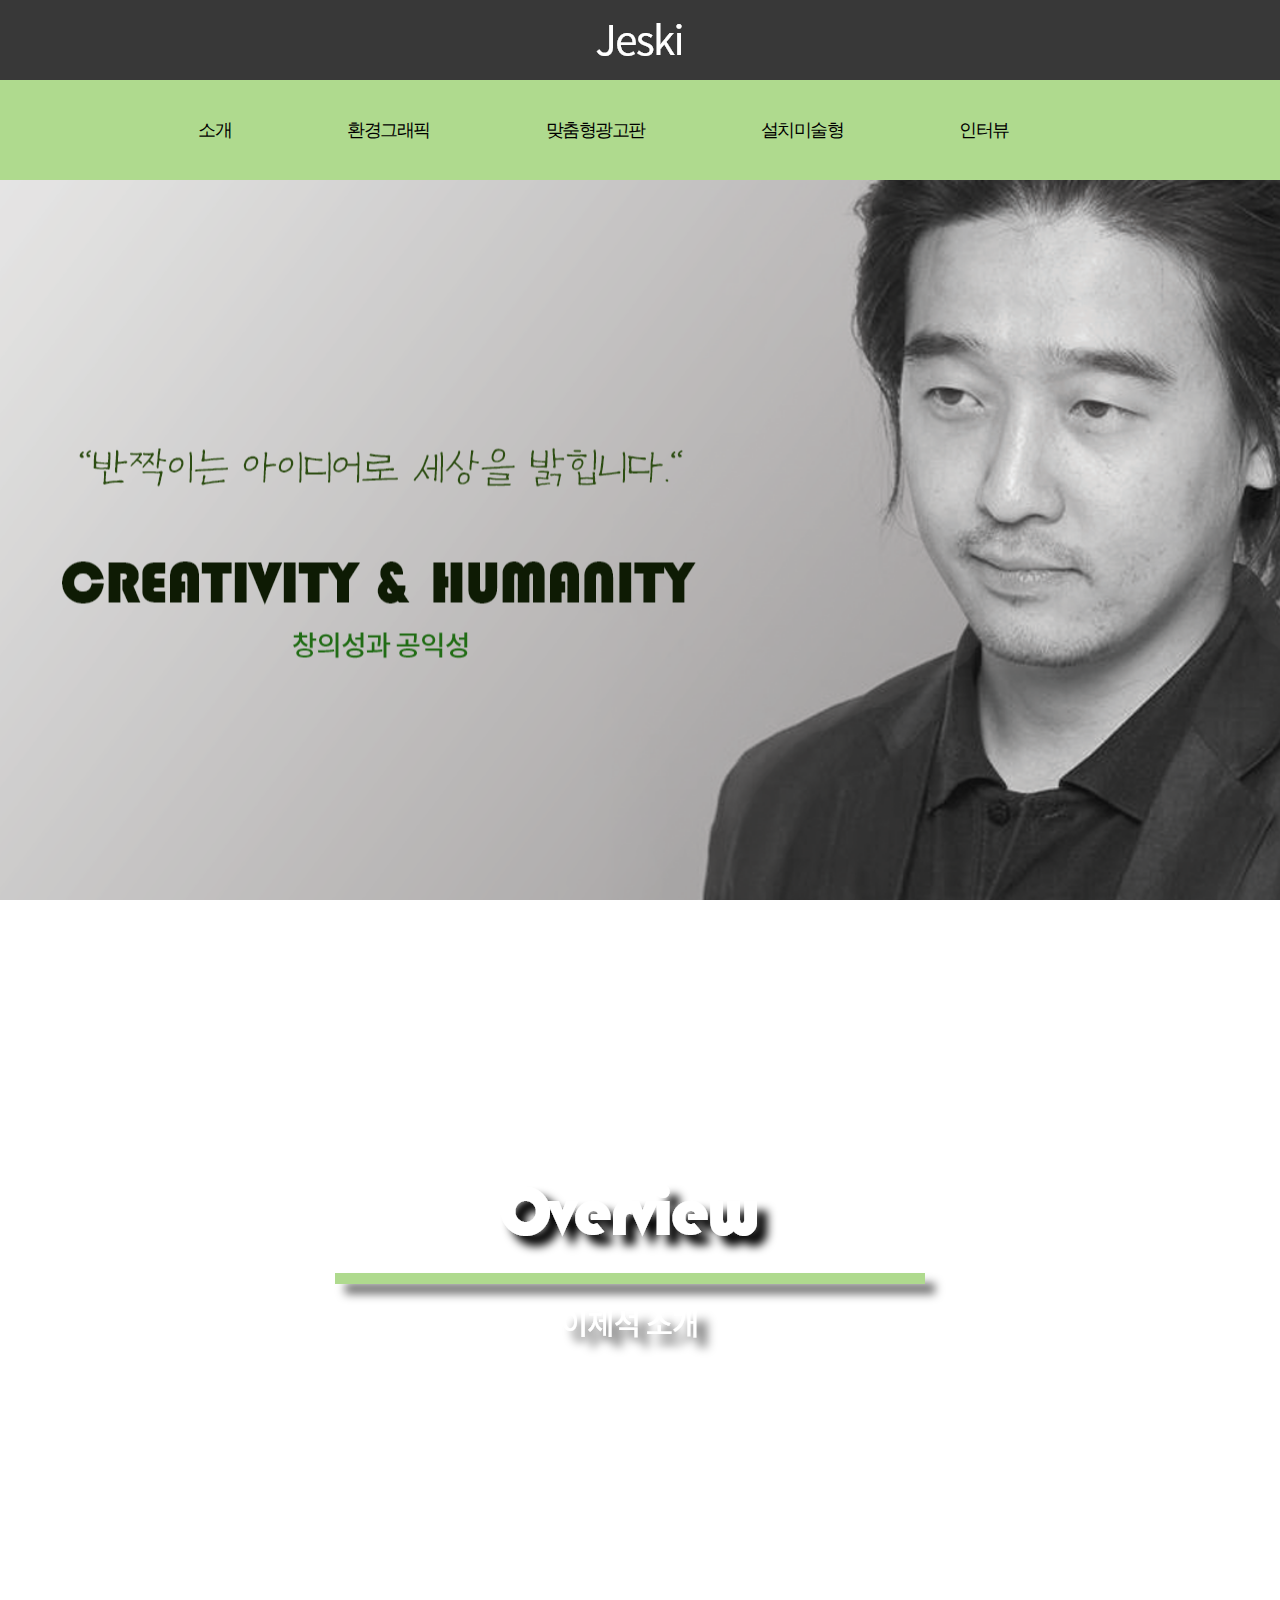
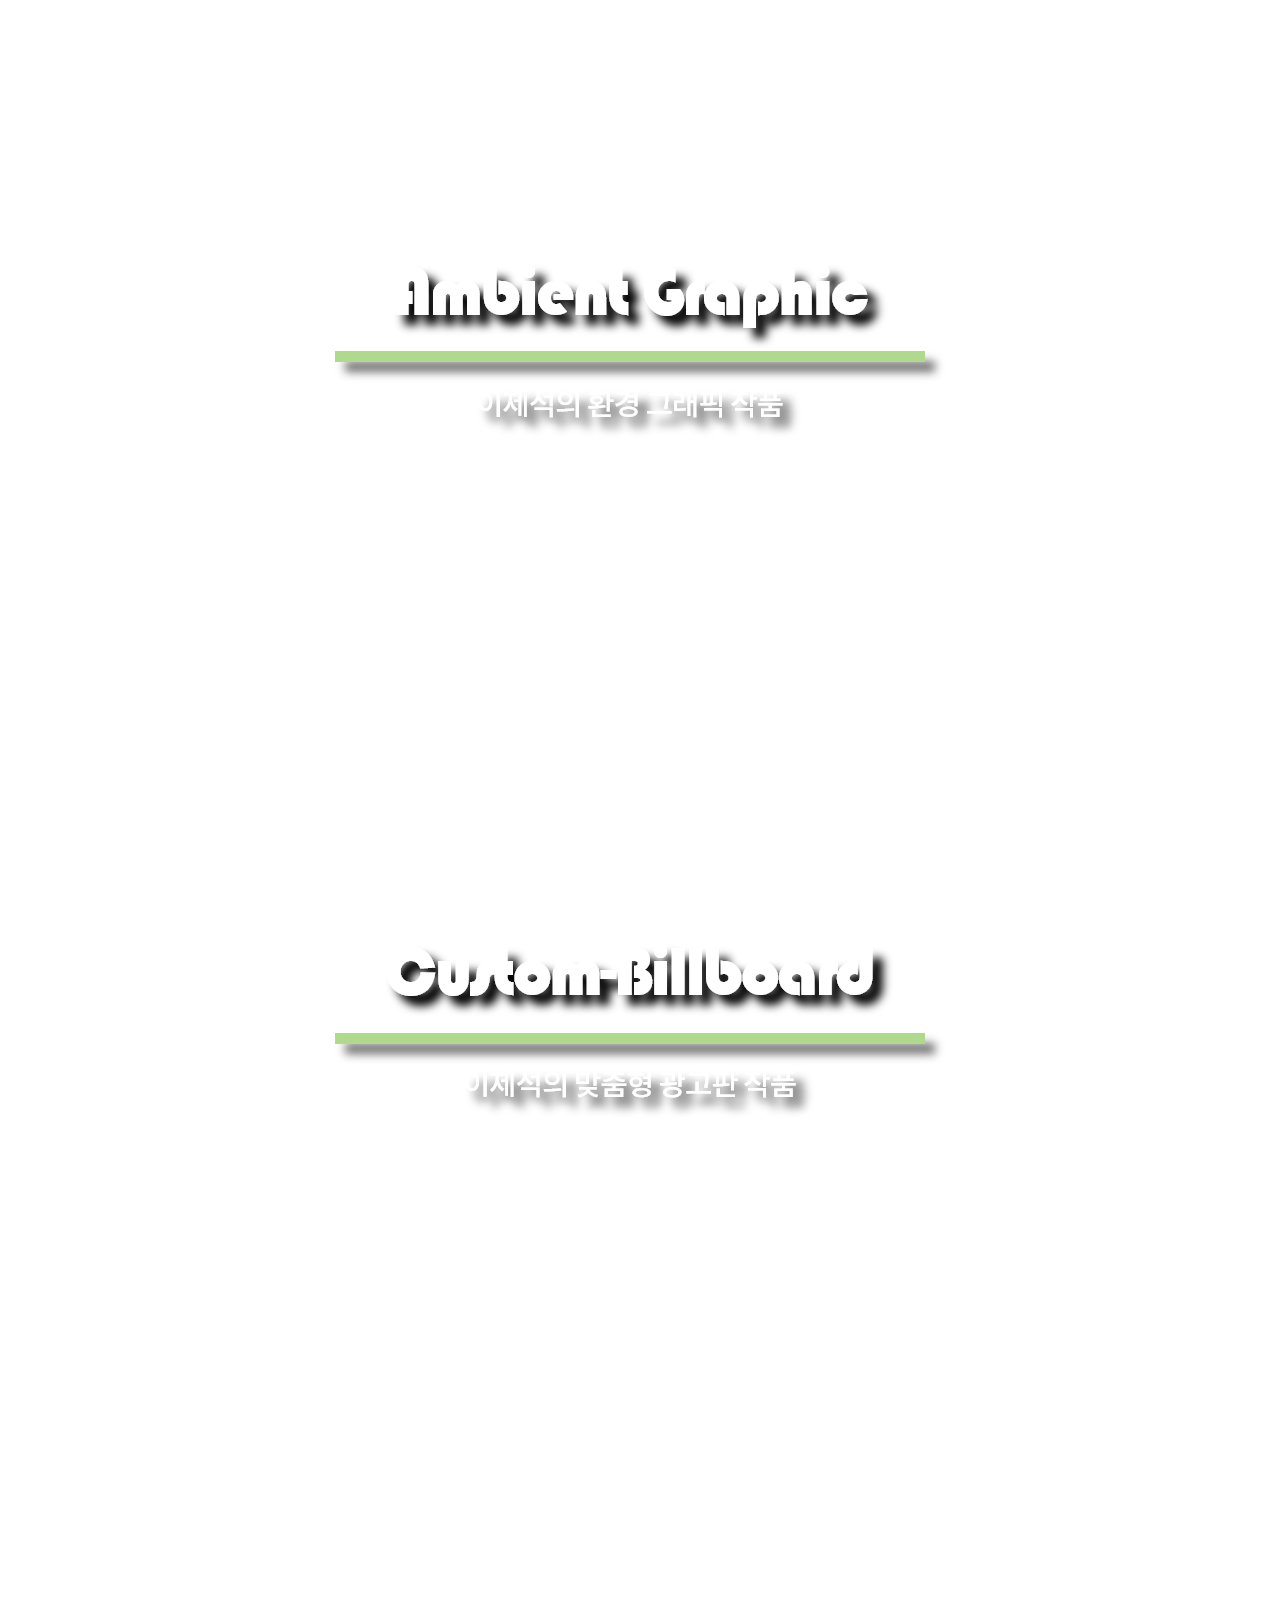
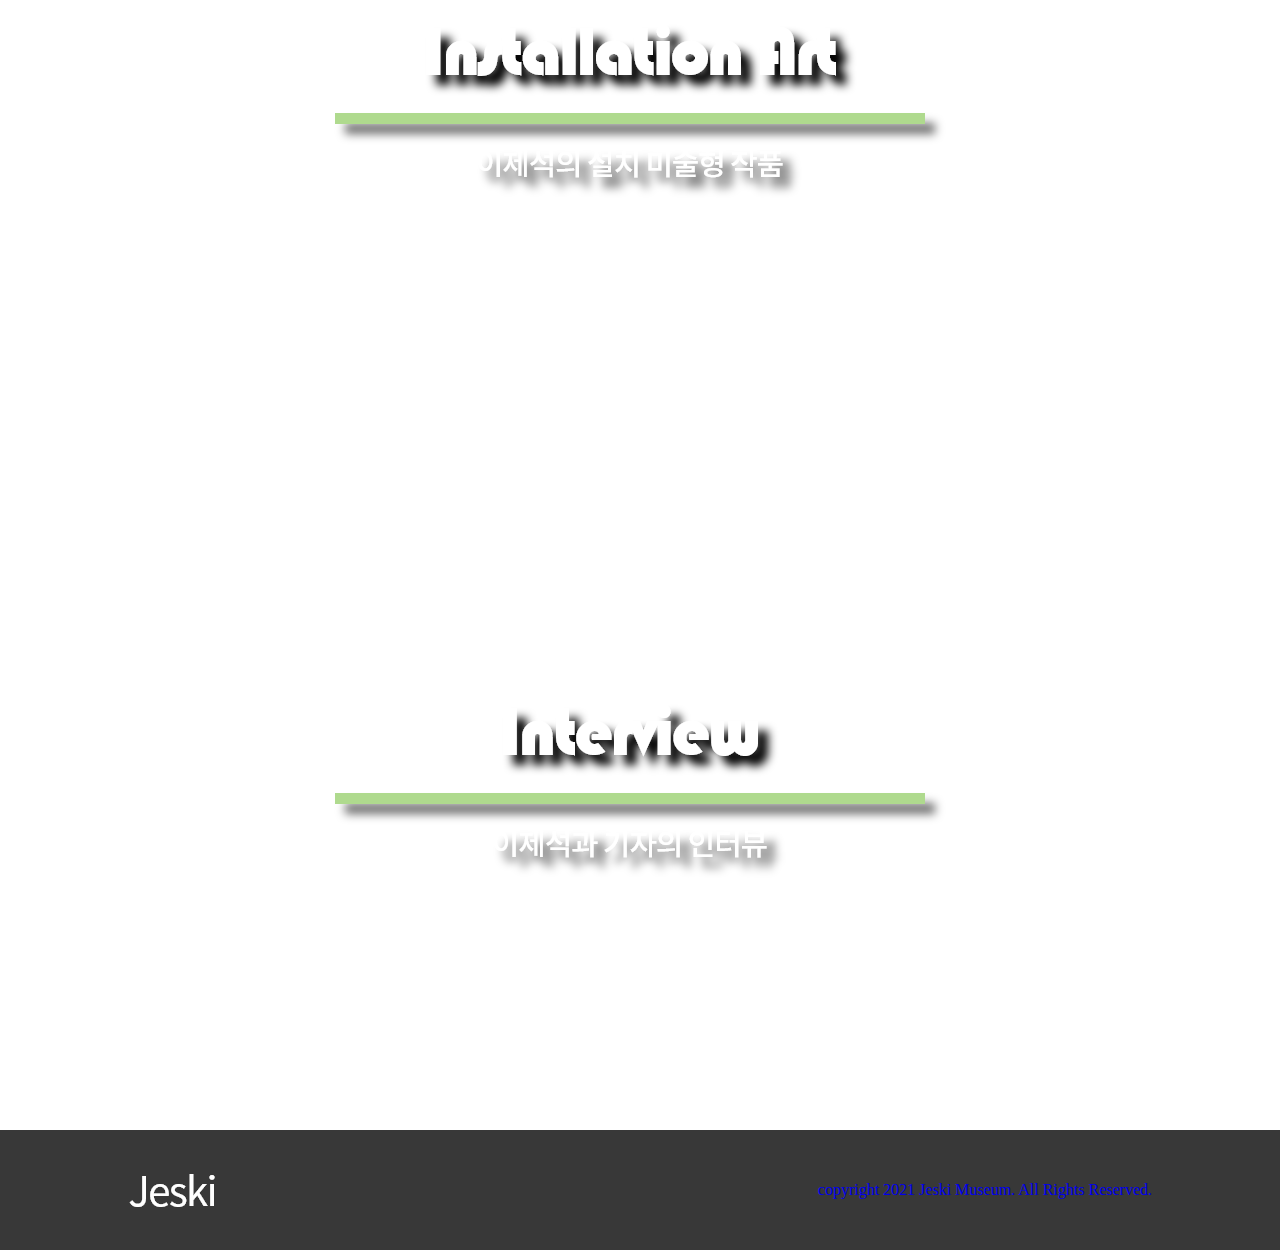
<file: index.html>
<!DOCTYPE html>
<html lang="ko" dir="ltr">
  <head>
    <meta charset="utf-8">
    <title>Jeski Museum</title>
    <link rel="stylesheet" href="master.css">
      </head>
      <body>
        <header>
          <a href="index.html"><img src="img/00_01_logo.png" alt="">
        </header>
        <nav>
          <div class="menu">
           <ul>
            <li><a href="sub01.html">소개</a></li>
            <li><a href="sub02.html">환경그래픽</a></li>
            <li><a href="sub03.html">맞춤형광고판</a></li>
            <li><a href="sub04.html">설치미술형</a></li>
            <li><a href="sub05.html">인터뷰</a></li>
           </ul>
        </nav>

        <section>
          <div class="bg bg1"><span class="tit1"><img src="img/00_08_bg.png" alt=""></span></div>
          <div class="bg bg2 bg_ext"><span class="bt"><a href="sub01.html"><img src="img/00_09_bg.png" alt=""></span></div>
          <div class="bg bg3 bg_ext"><span class="bt"><a href="sub02.html"><img src="img/00_10_bg.png" alt=""></span></div>
          <div class="bg bg4 bg_ext"><span class="bt"><a href="sub03.html"><img src="img/00_11_bg.png" alt=""></span></div>
          <div class="bg bg5 bg_ext"><span class="bt"><a href="sub04.html"><img src="img/00_12_bg.png" alt=""></span></div>
          <div class="bg bg6 bg_ext"><span class="bt"><a href="sub05.html"><img src="img/00_13_bg.png" alt=""></span></div>
        </section>
        <footer>
        <div class="f_wrap">
          <div class="f_left">
           <img src="img/00_01_logo.png" alt="">
         </div>
            <div class="f_reft">
              copyright 2021 Jeski Museum. All Rights Reserved.
        </footer>
      </body>
    </html>
</file>
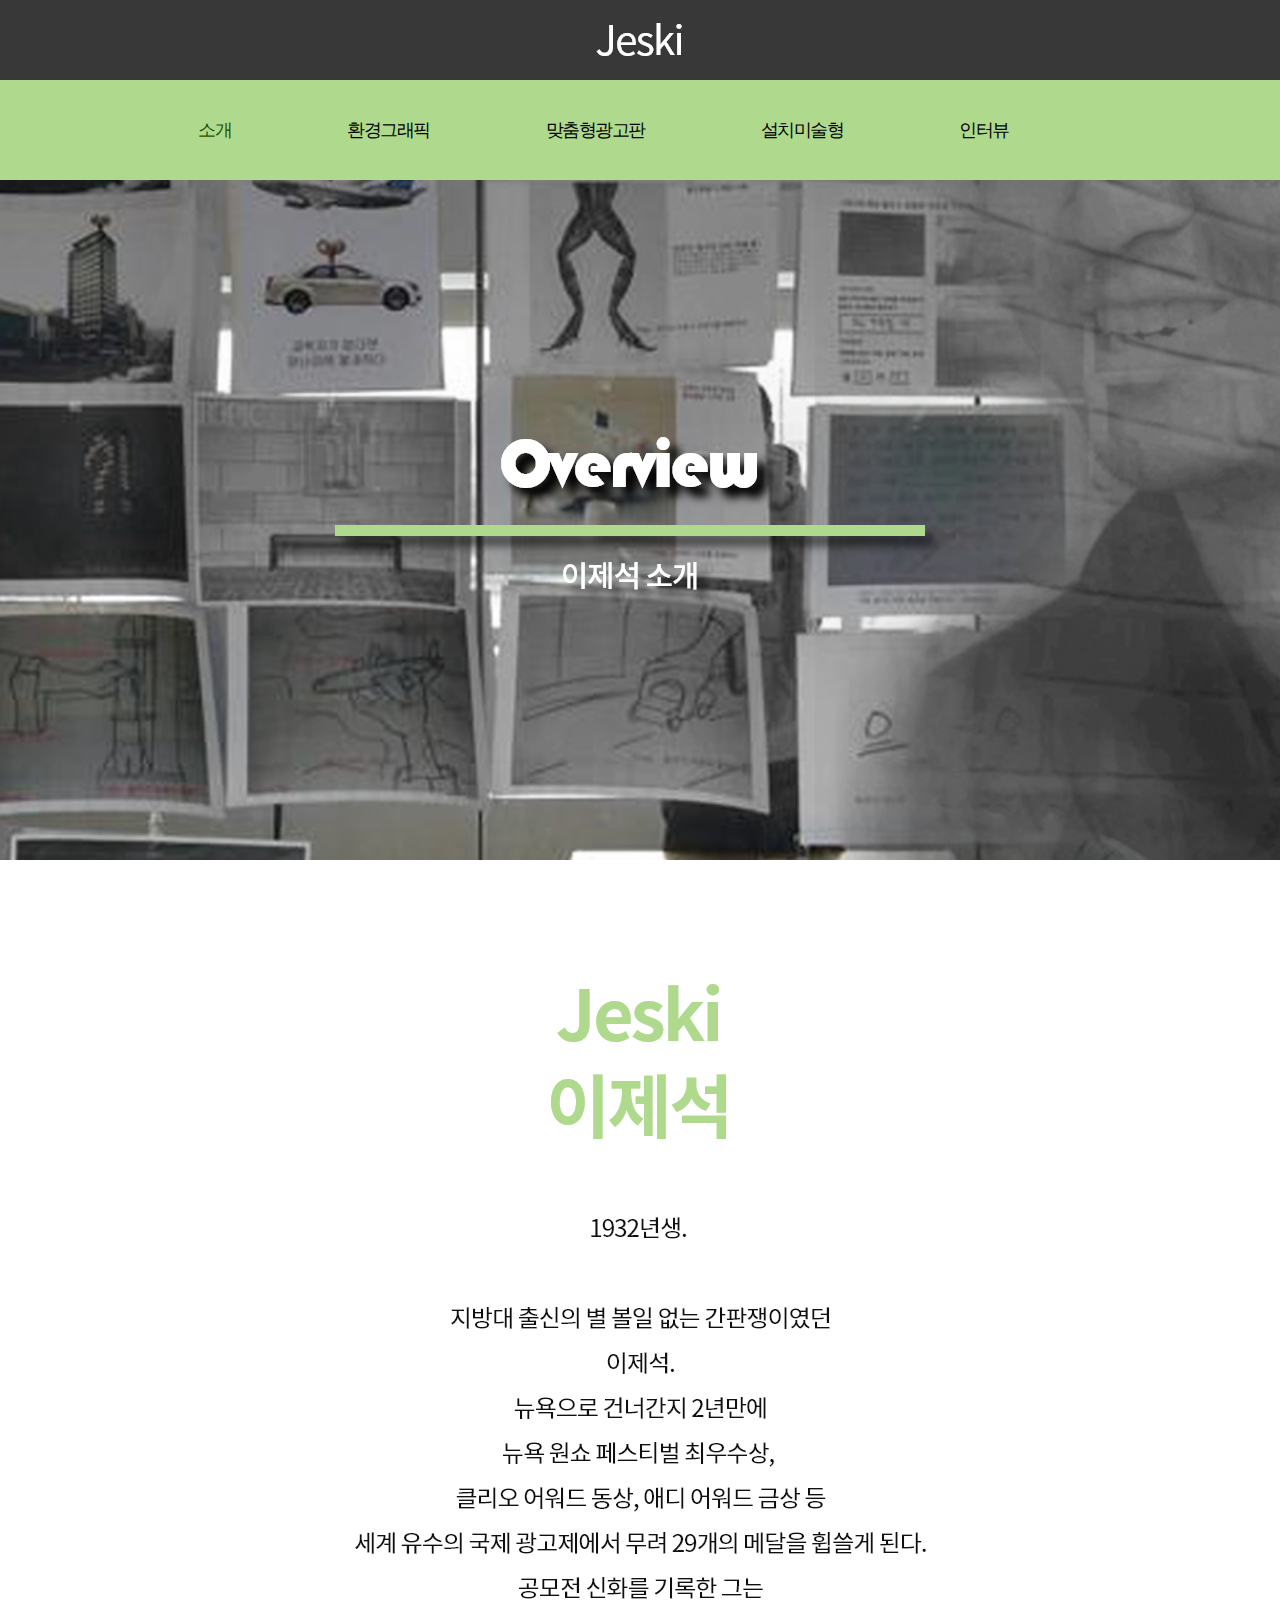
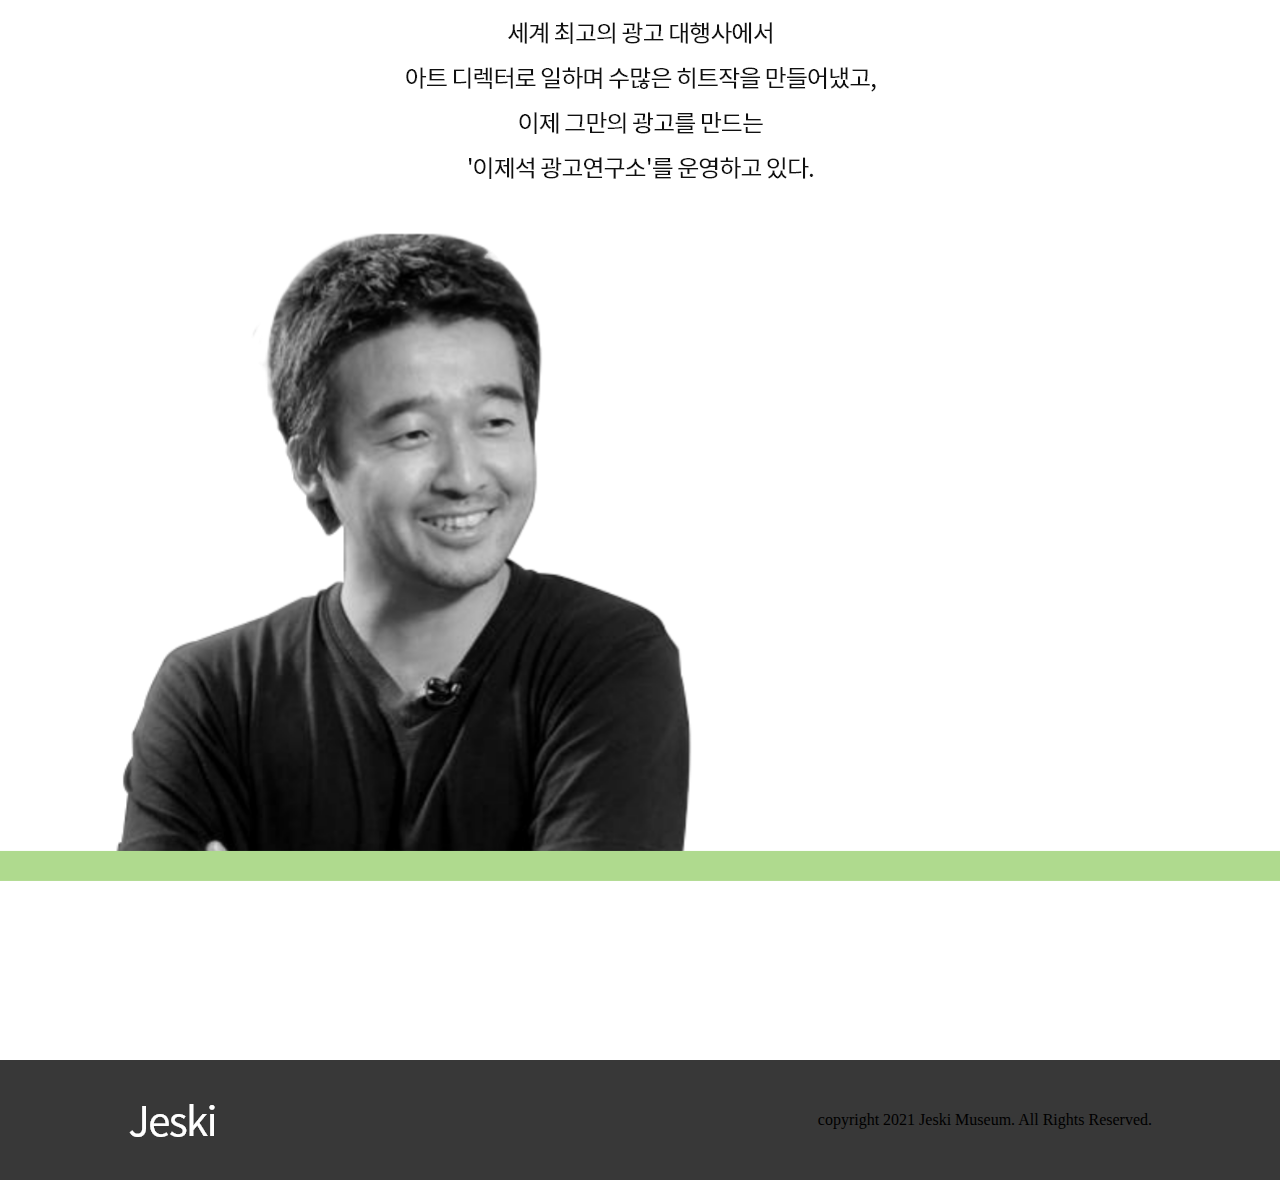
<file: sub01.html>
<!DOCTYPE html>
<html lang="ko" dir="ltr">
  <head>
    <meta charset="utf-8">
    <title>Jeseok Yi Museum</title>
    <link rel="stylesheet" href="master.css">
      </head>
      <body>
        <header>
          <a href="index.html"><img src="img/00_01_logo.png" alt="">
        </header>
        <nav>
          <div class="menu">
           <ul>
            <li><a href="sub01.html" style="color:#254F00;">소개</a></li>
            <li><a href="sub02.html">환경그래픽</a></li>
            <li><a href="sub03.html">맞춤형광고판</a></li>
            <li><a href="sub04.html">설치미술형</a></li>
            <li><a href="sub05.html">인터뷰</a></li>
           </ul>
          </div>
        </nav>
        <section>
          <div class="bg2 sub01_top">
            <img src="img/00_09_bg.png" alt="">
          </div>
            <div class="sub01_cont">
            <div class="sub1_cont_wrap">
            <img src="img/sub1_01.png" alt="">
            </div>


    </section>

        <footer>
        <div class="f_wrap">
          <div class="f_left">
           <img src="img/00_01_logo.png" alt="">
         </div>
            <div class="f_reft">
              copyright 2021 Jeski Museum. All Rights Reserved.
        </footer>
      </body>
      </html>
</file>
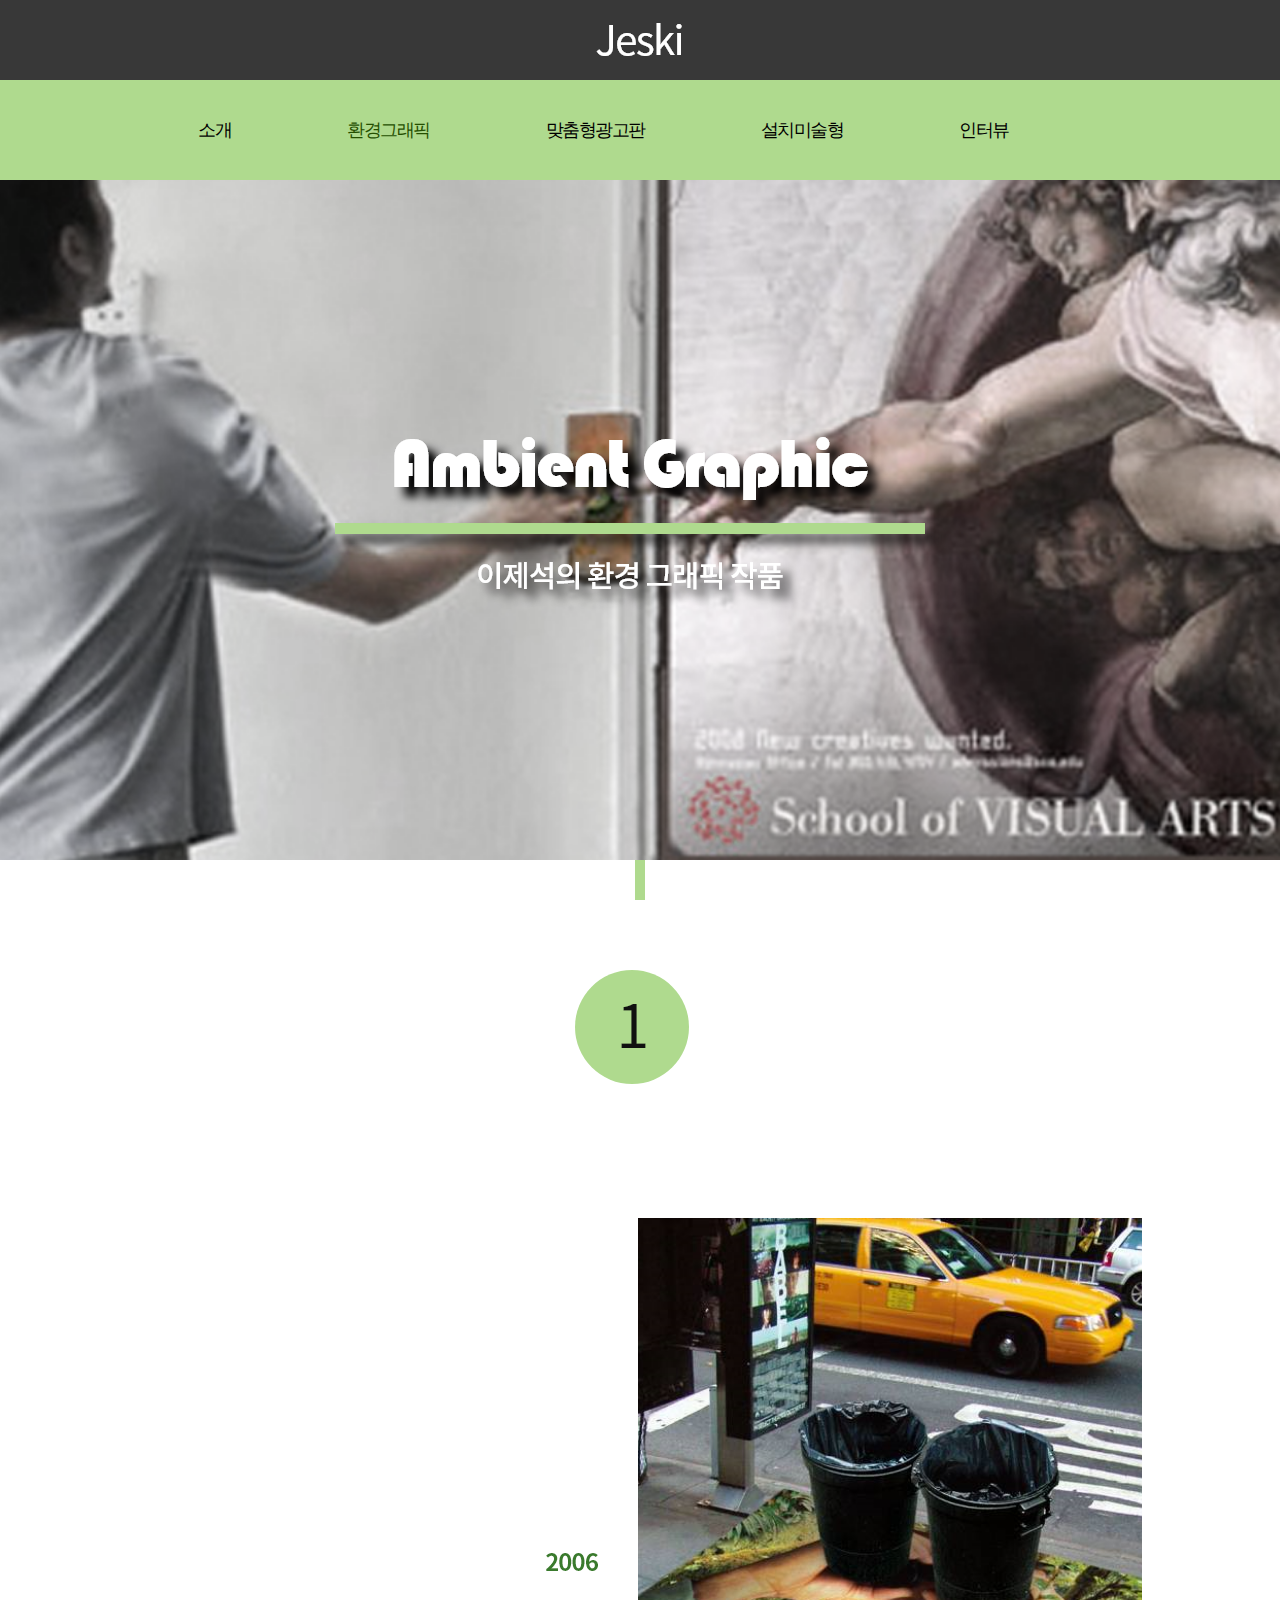
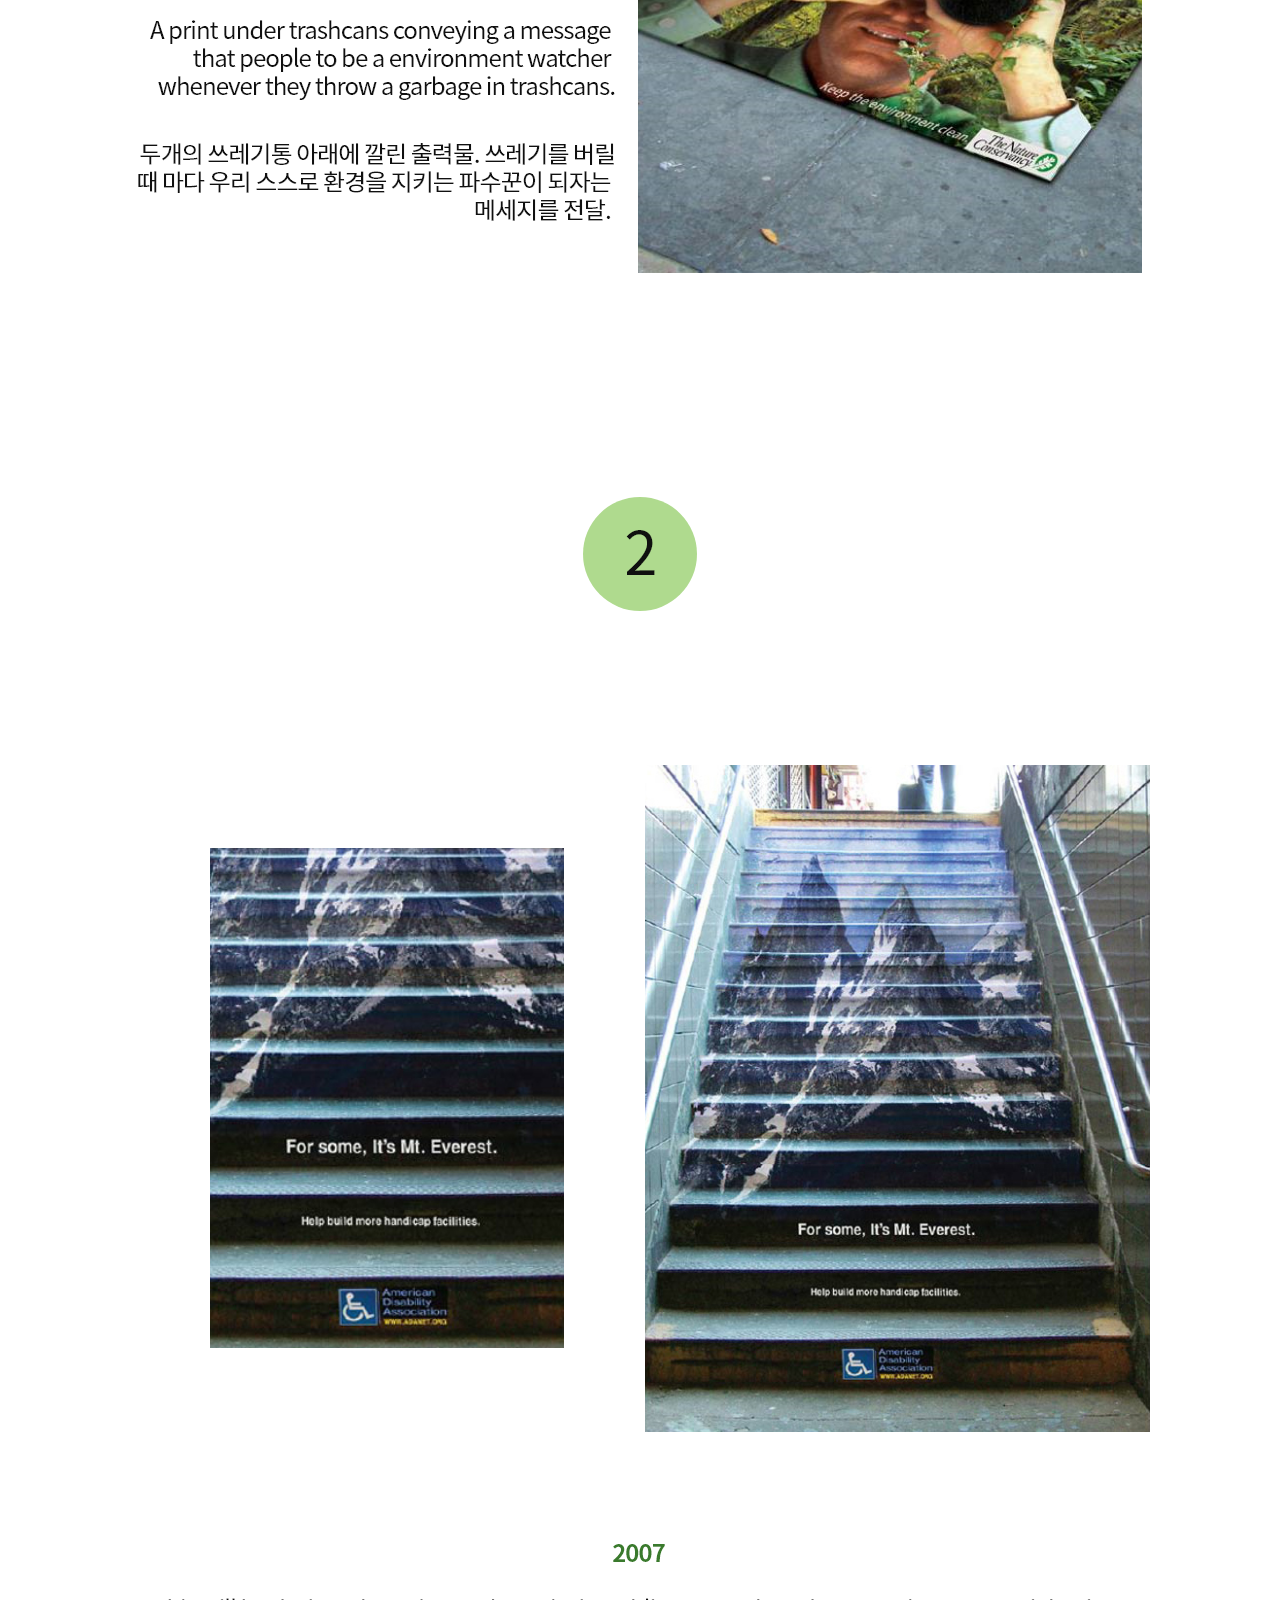
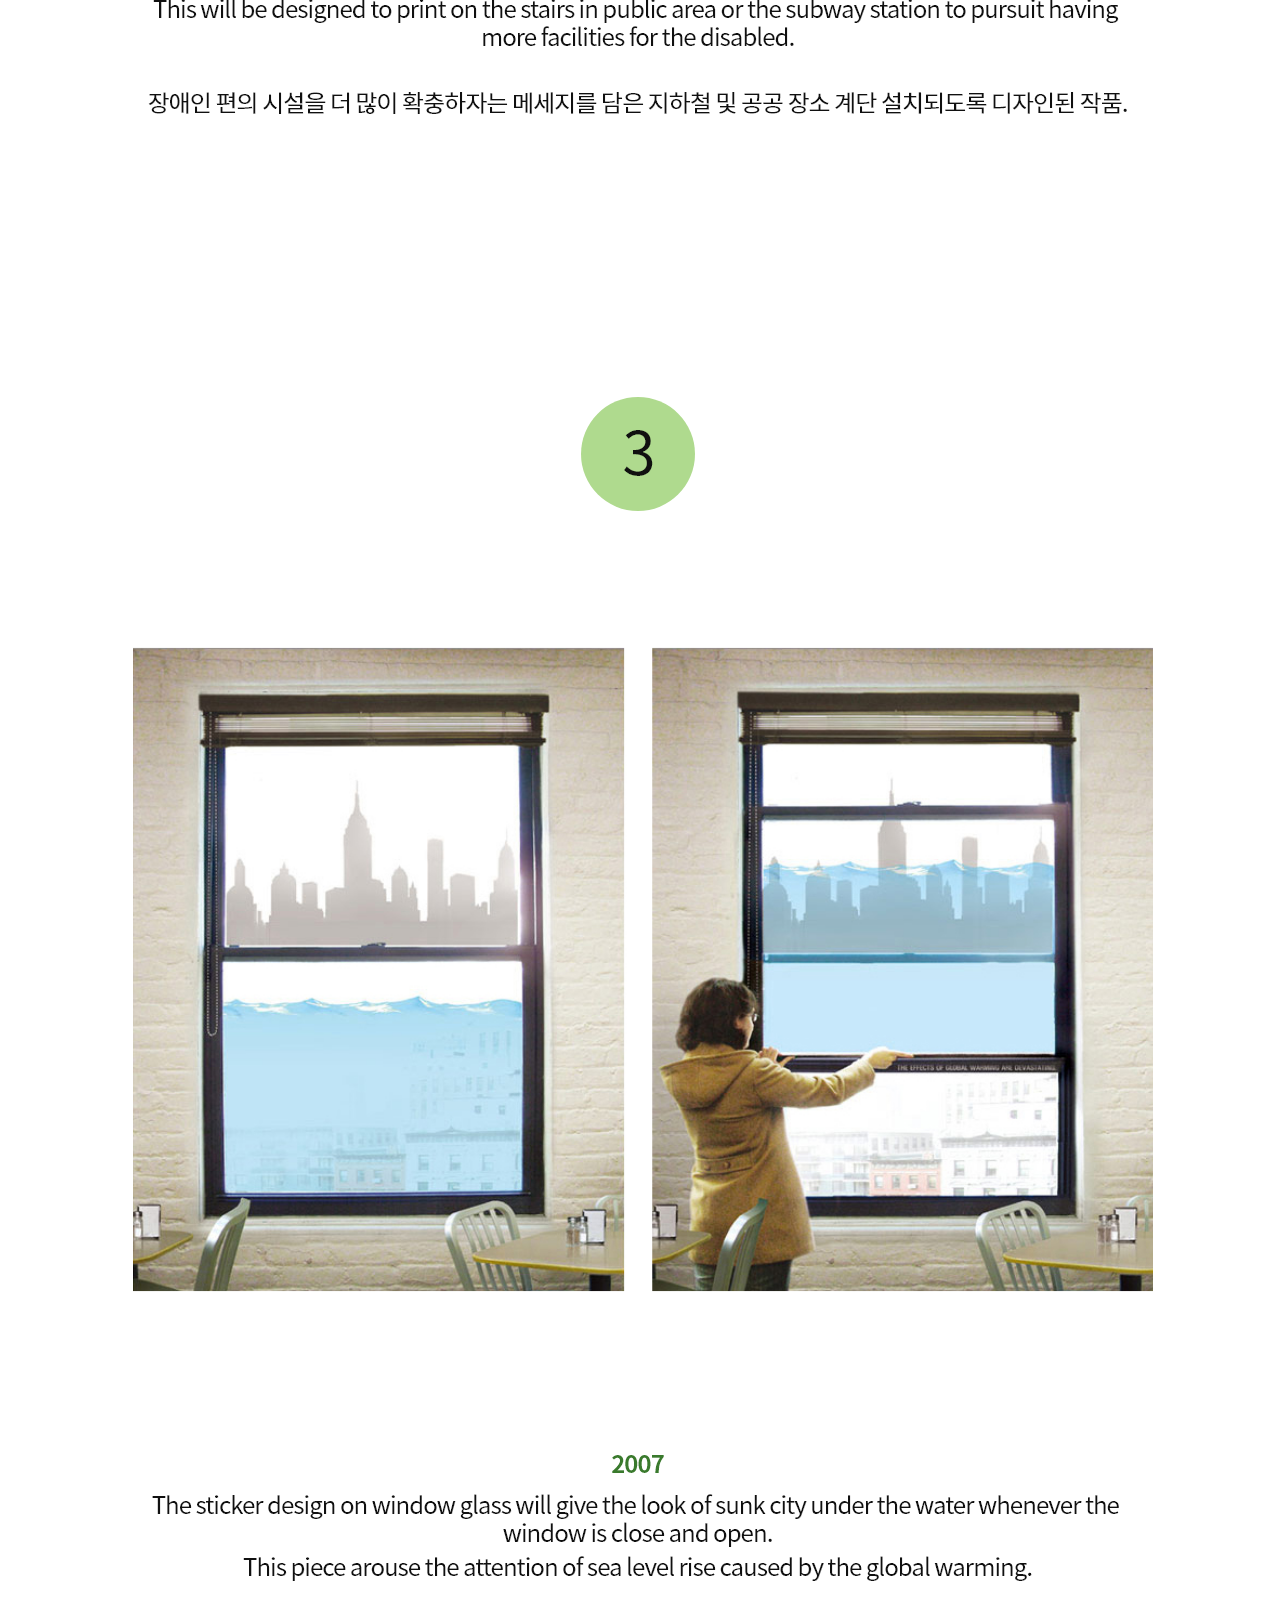
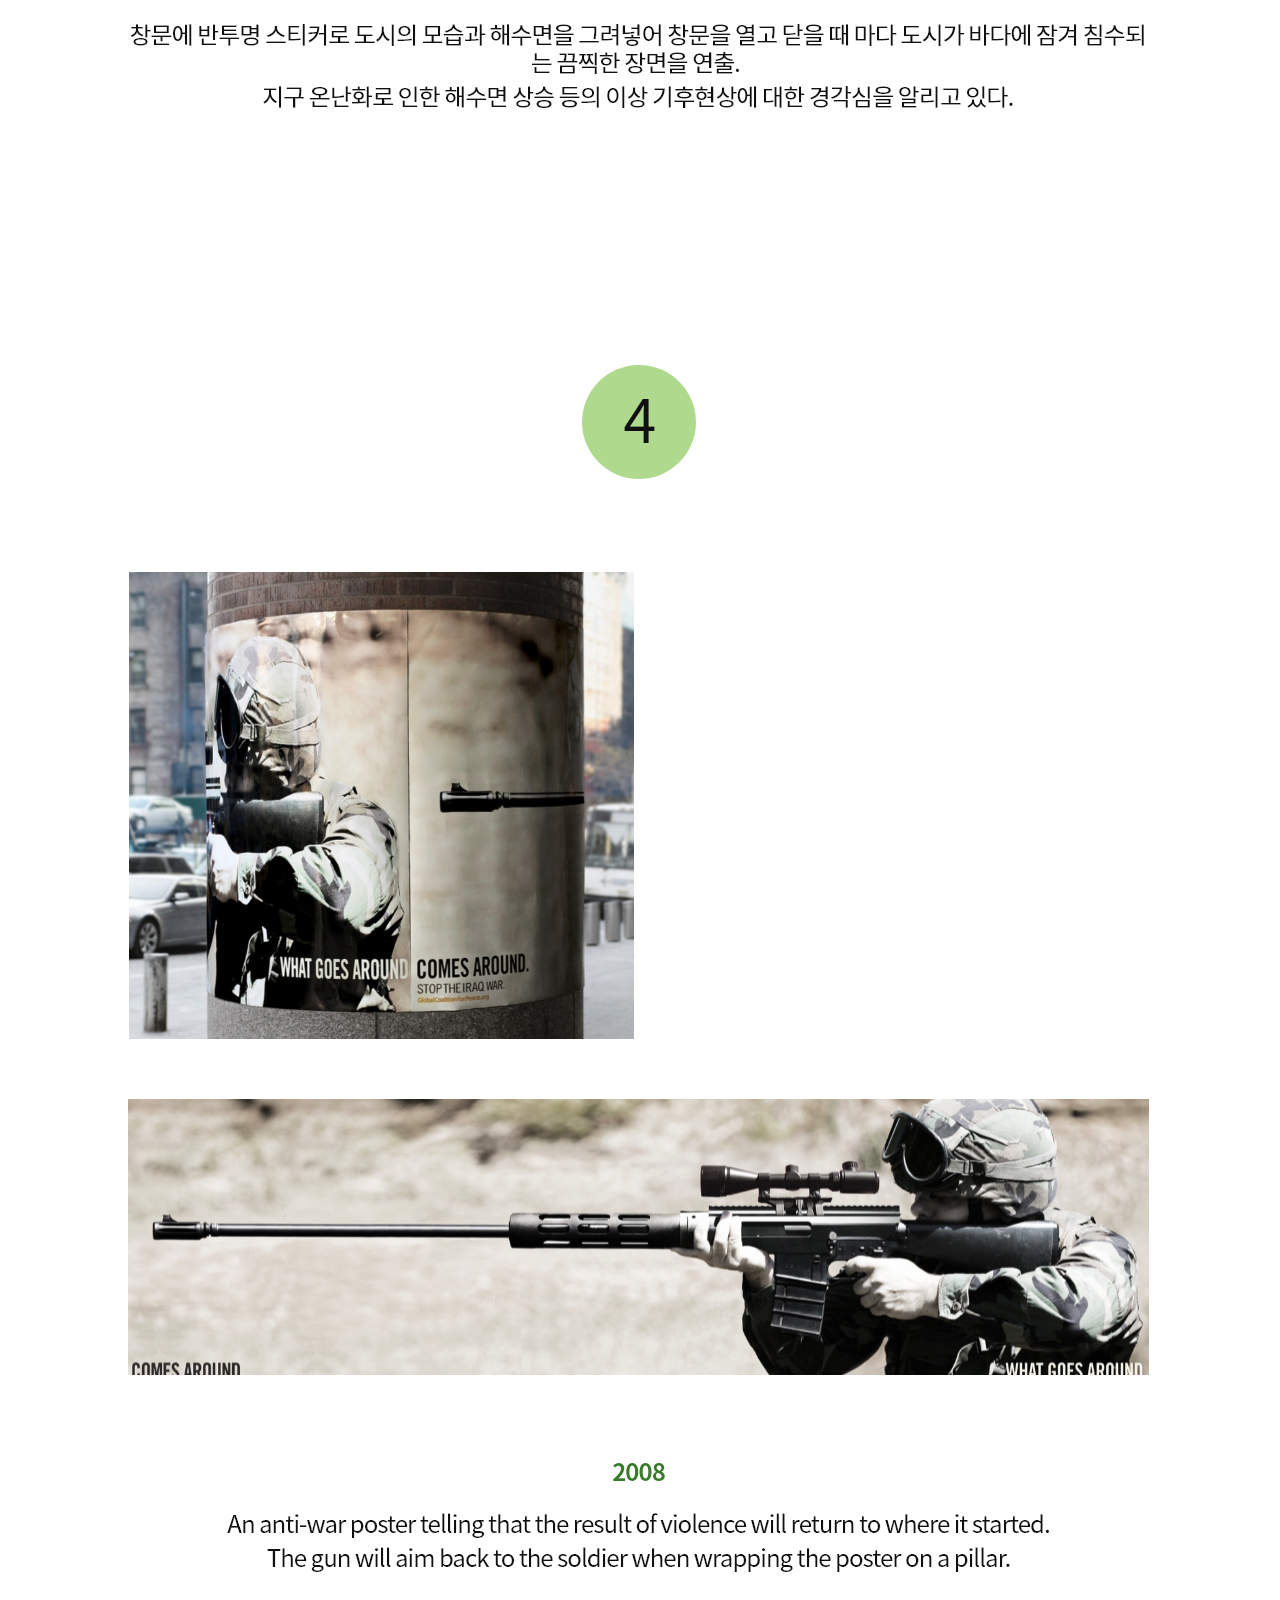
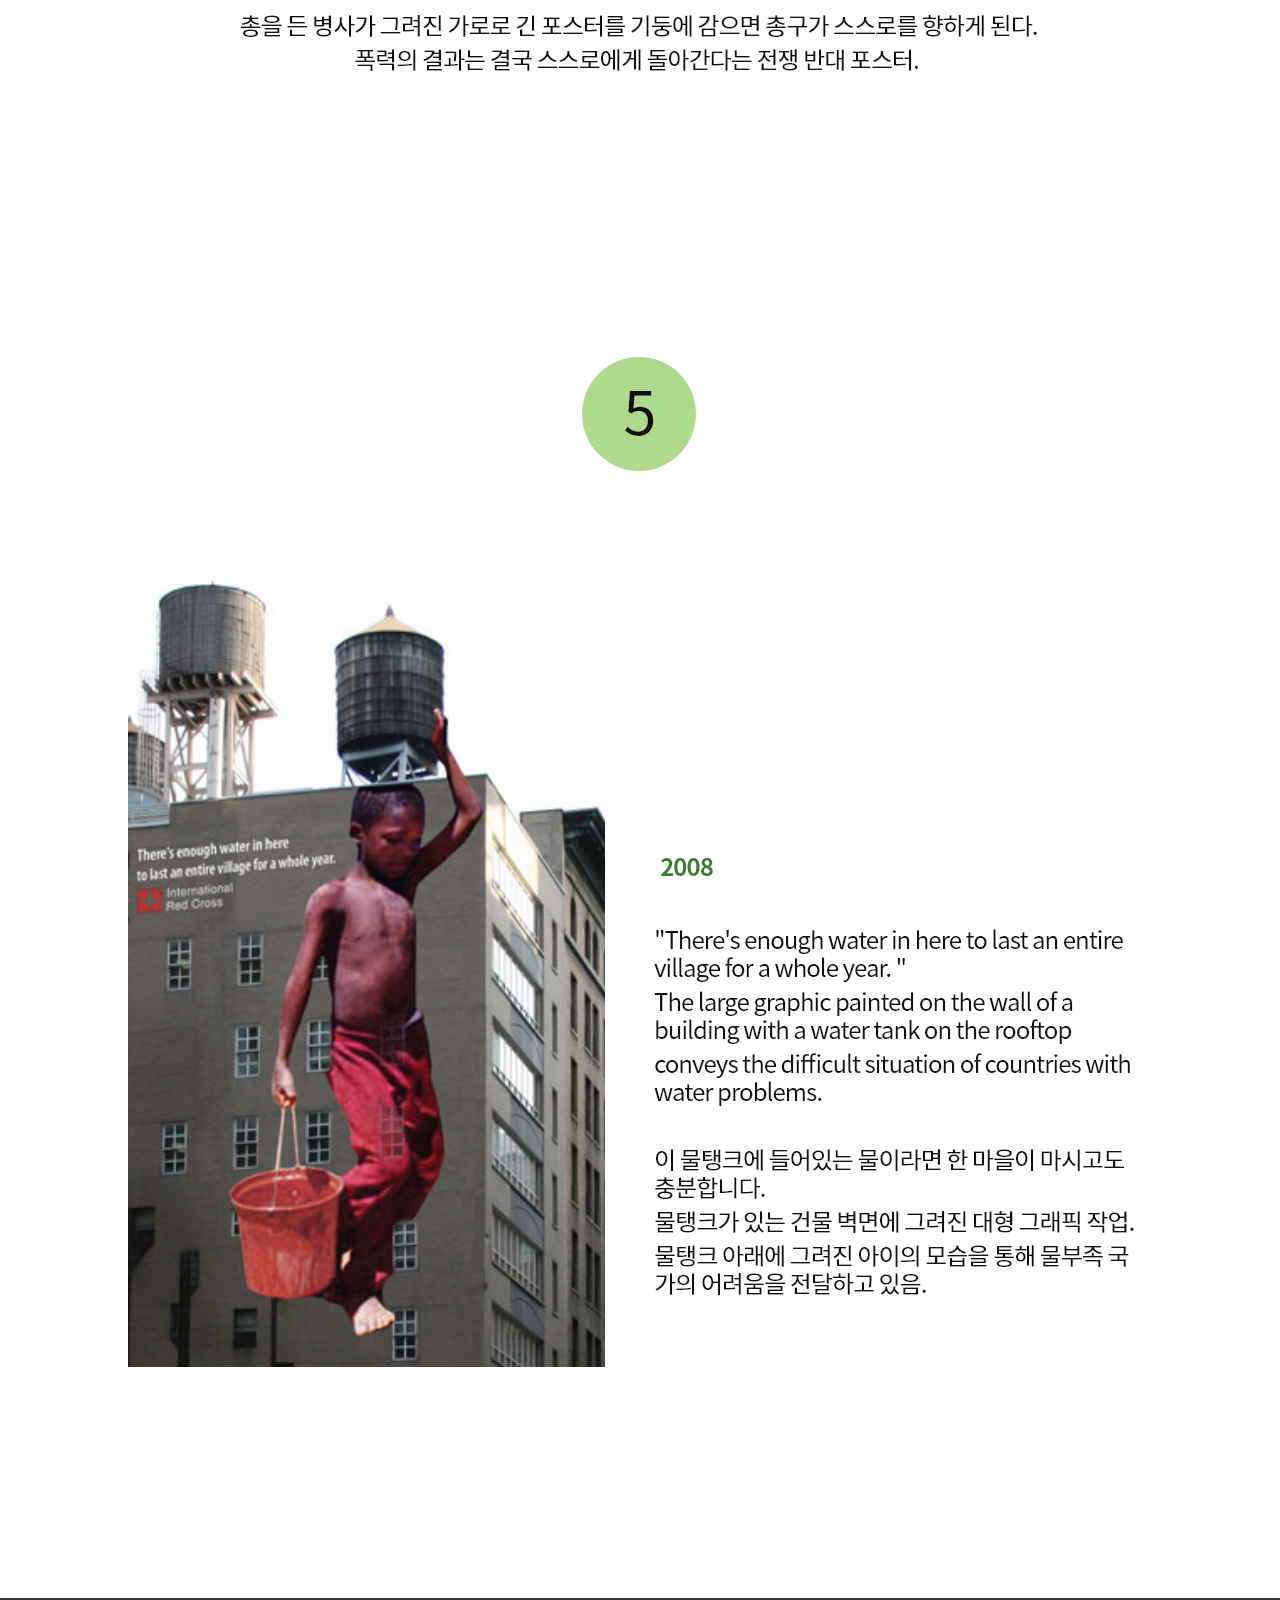
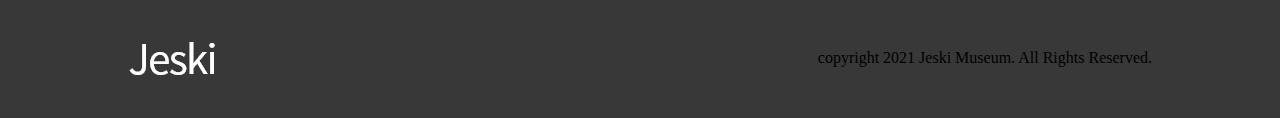
<file: sub02.html>
<!DOCTYPE html>
<html lang="ko" dir="ltr">
  <head>
    <meta charset="utf-8">
    <title>Jeseok Yi Museum</title>
    <link rel="stylesheet" href="master.css">
      </head>
      <body>
        <div class="line_wrap">
          <div class="line"></div>
        </div>

        <header>
          <a href="index.html"><img src="img/00_01_logo.png" alt="">
        </header>
        <nav>
          <div class="menu">
           <ul>
            <li><a href="sub01.html">소개</a></li>
            <li><a href="sub02.html"style="color:#254F00;">환경그래픽</a></li>
            <li><a href="sub03.html">맞춤형광고판</a></li>
            <li><a href="sub04.html">설치미술형</a></li>
            <li><a href="sub05.html">인터뷰</a></li>
           </ul>
          </div>
        </nav>
        <section>

            <div class="bg3 sub02_top"><img src="img/00_10_bg.png" alt=""></div>

            <div class="sub02_cont">
              <div class="sub2_dan">
                <div class="dan2_main"><img src="img/sub2_02.png" alt=""></div>
              </div>
              <div class="sub2_dan">
                <div class="dan2_main"><img src="img/sub2_03.png" alt=""></div>
              </div>
              <div class="sub2_dan">
                <div class="dan2_main"><img src="img/sub2_04.png" alt=""></div>
              </div>
              <div class="sub2_dan">
                <div class="dan2_main"><img src="img/sub2_05.png" alt=""></div>
              </div>
              <div class="sub2_dan">
                <div class="dan2_main"><img src="img/sub2_06.png" alt=""></div>
              </div>
            </div>

        </section>
        <footer>
        <div class="f_wrap">
          <div class="f_left">
           <img src="img/00_01_logo.png" alt="">
         </div>
            <div class="f_reft">
              copyright 2021 Jeski Museum. All Rights Reserved.
        </footer>



      </body>
      </html>
</file>
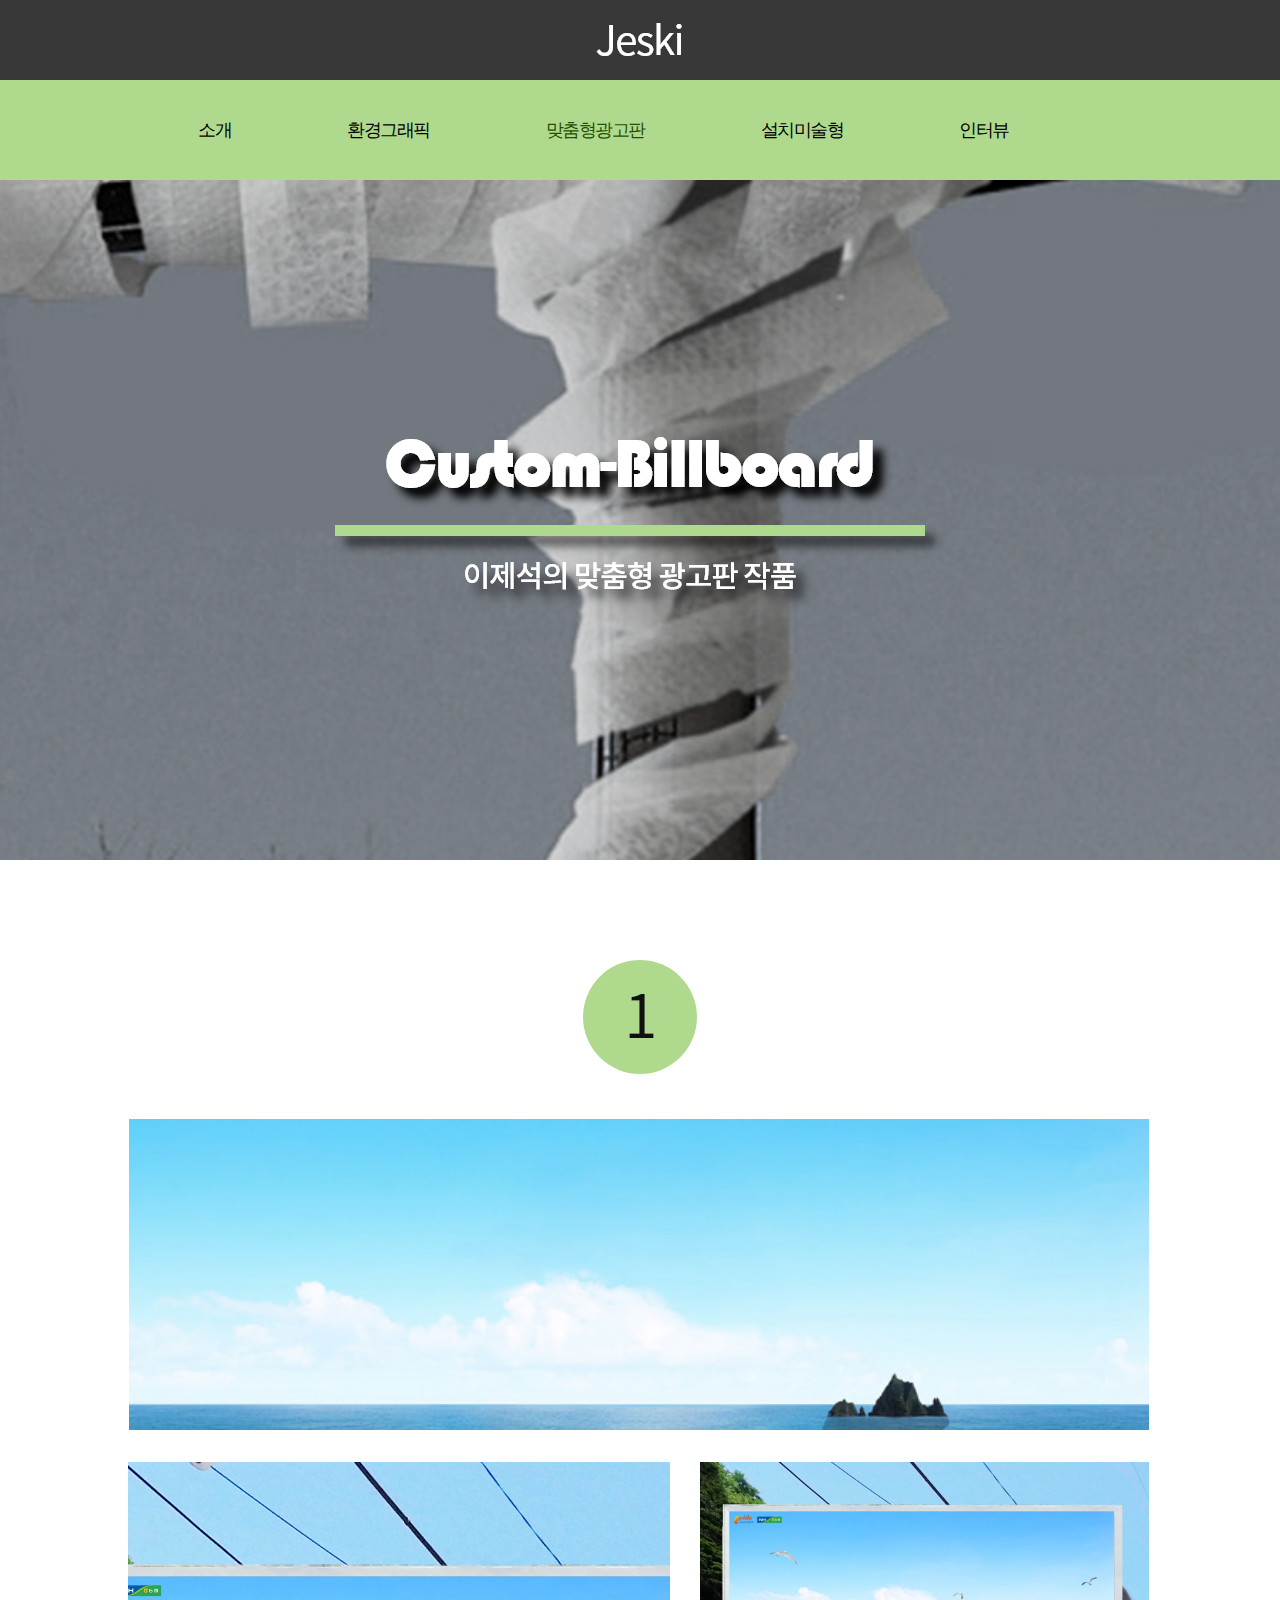
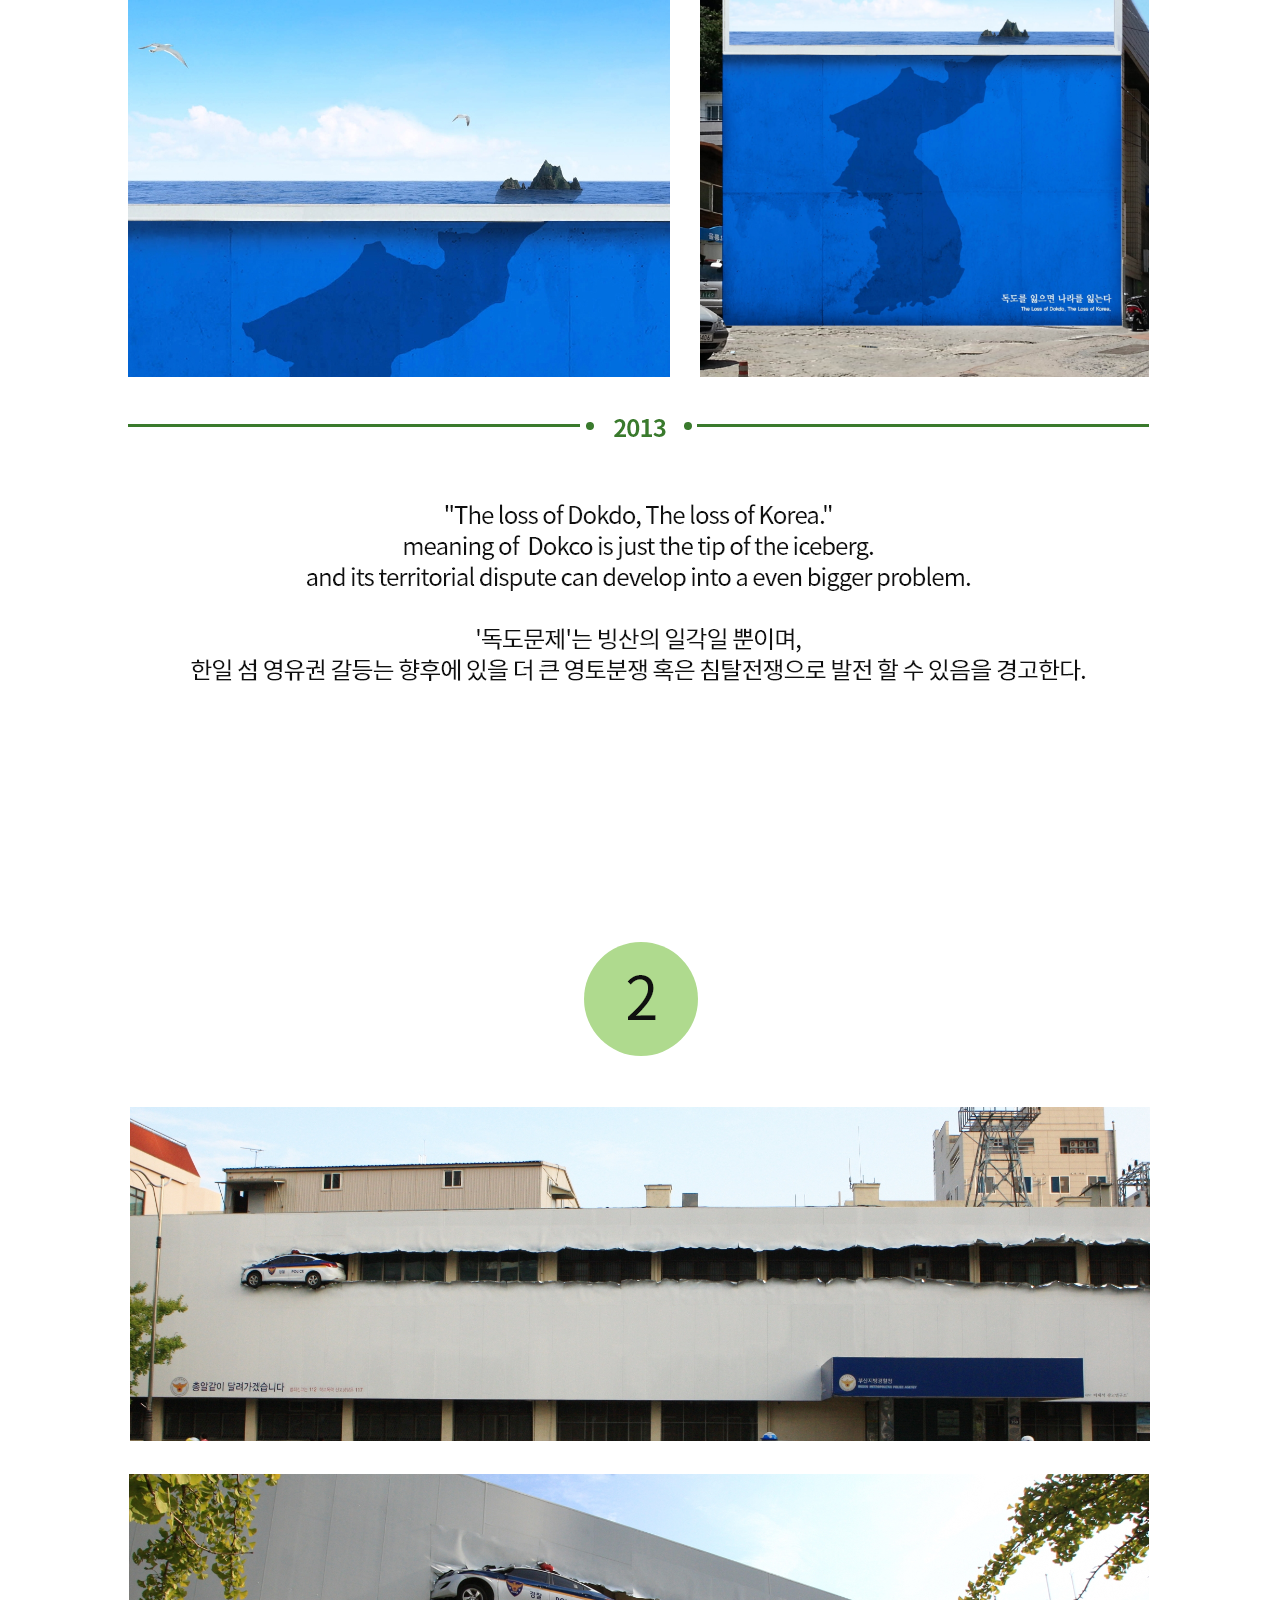
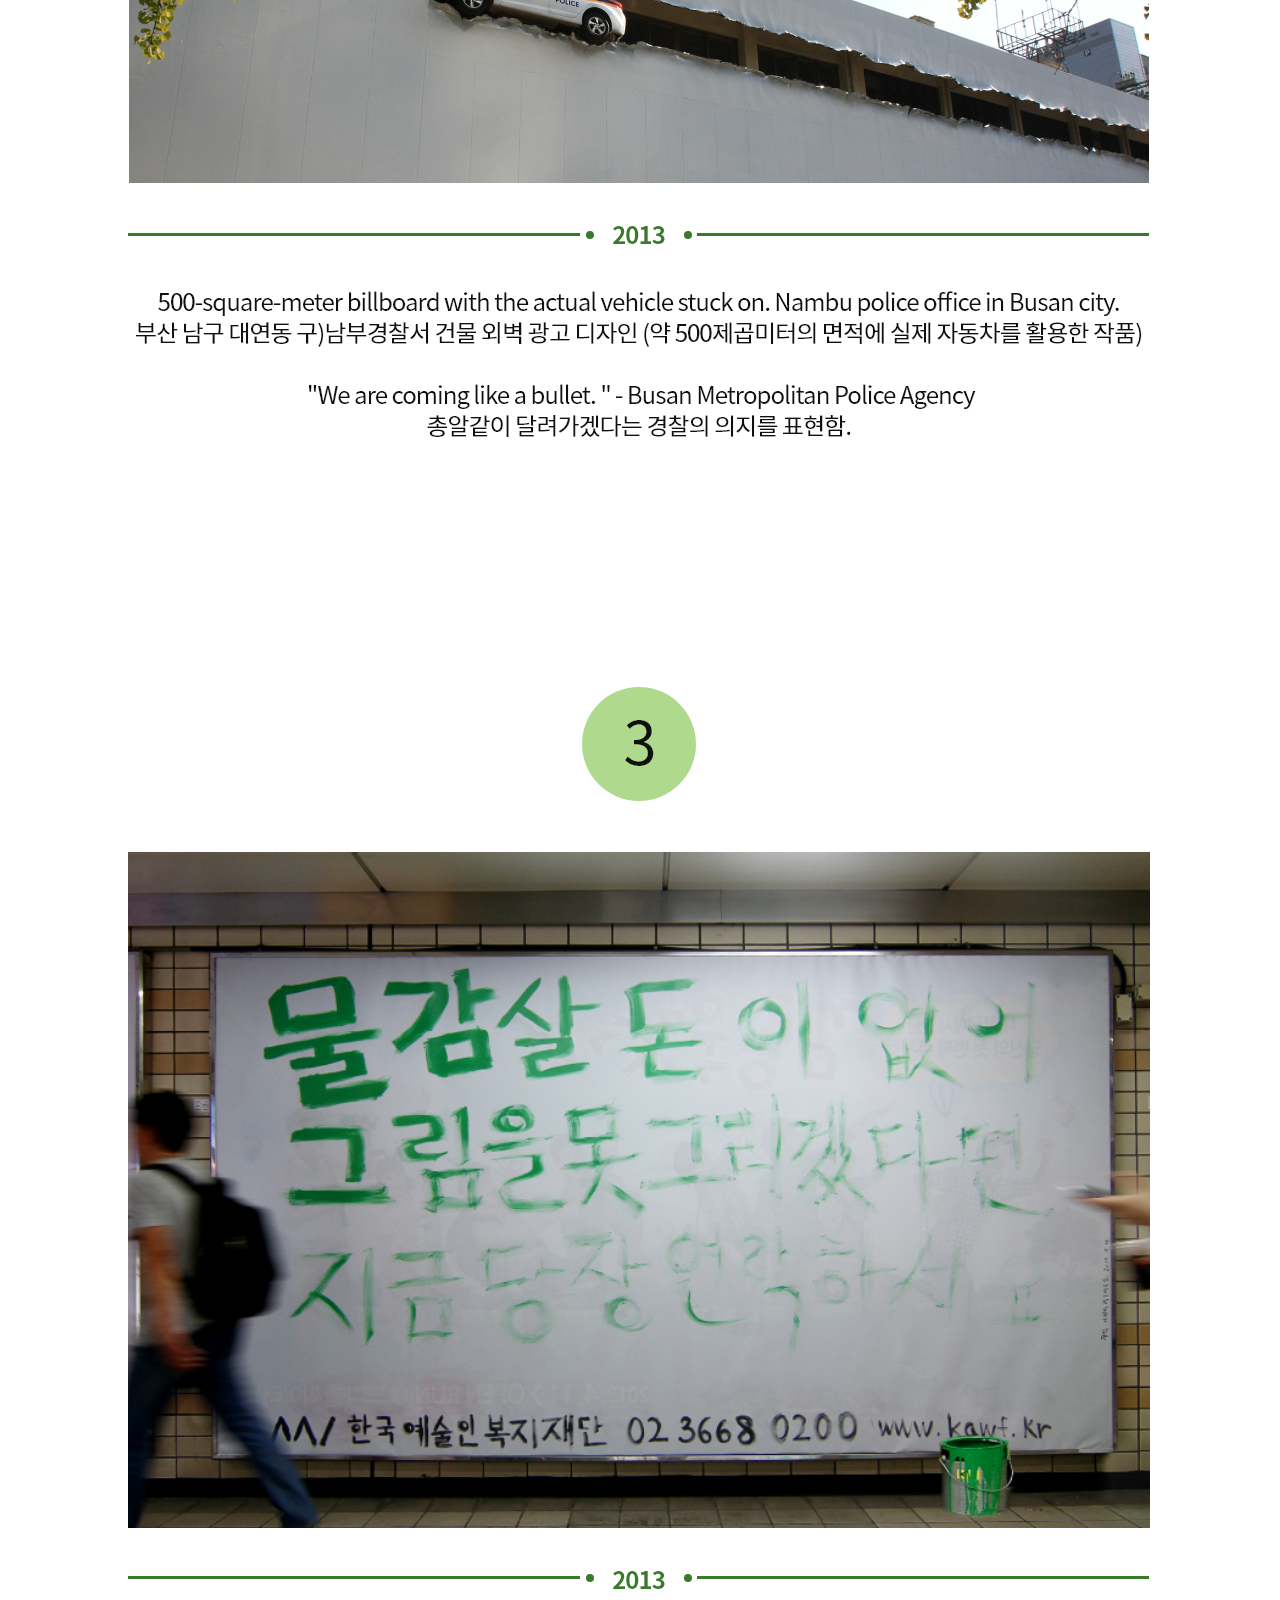
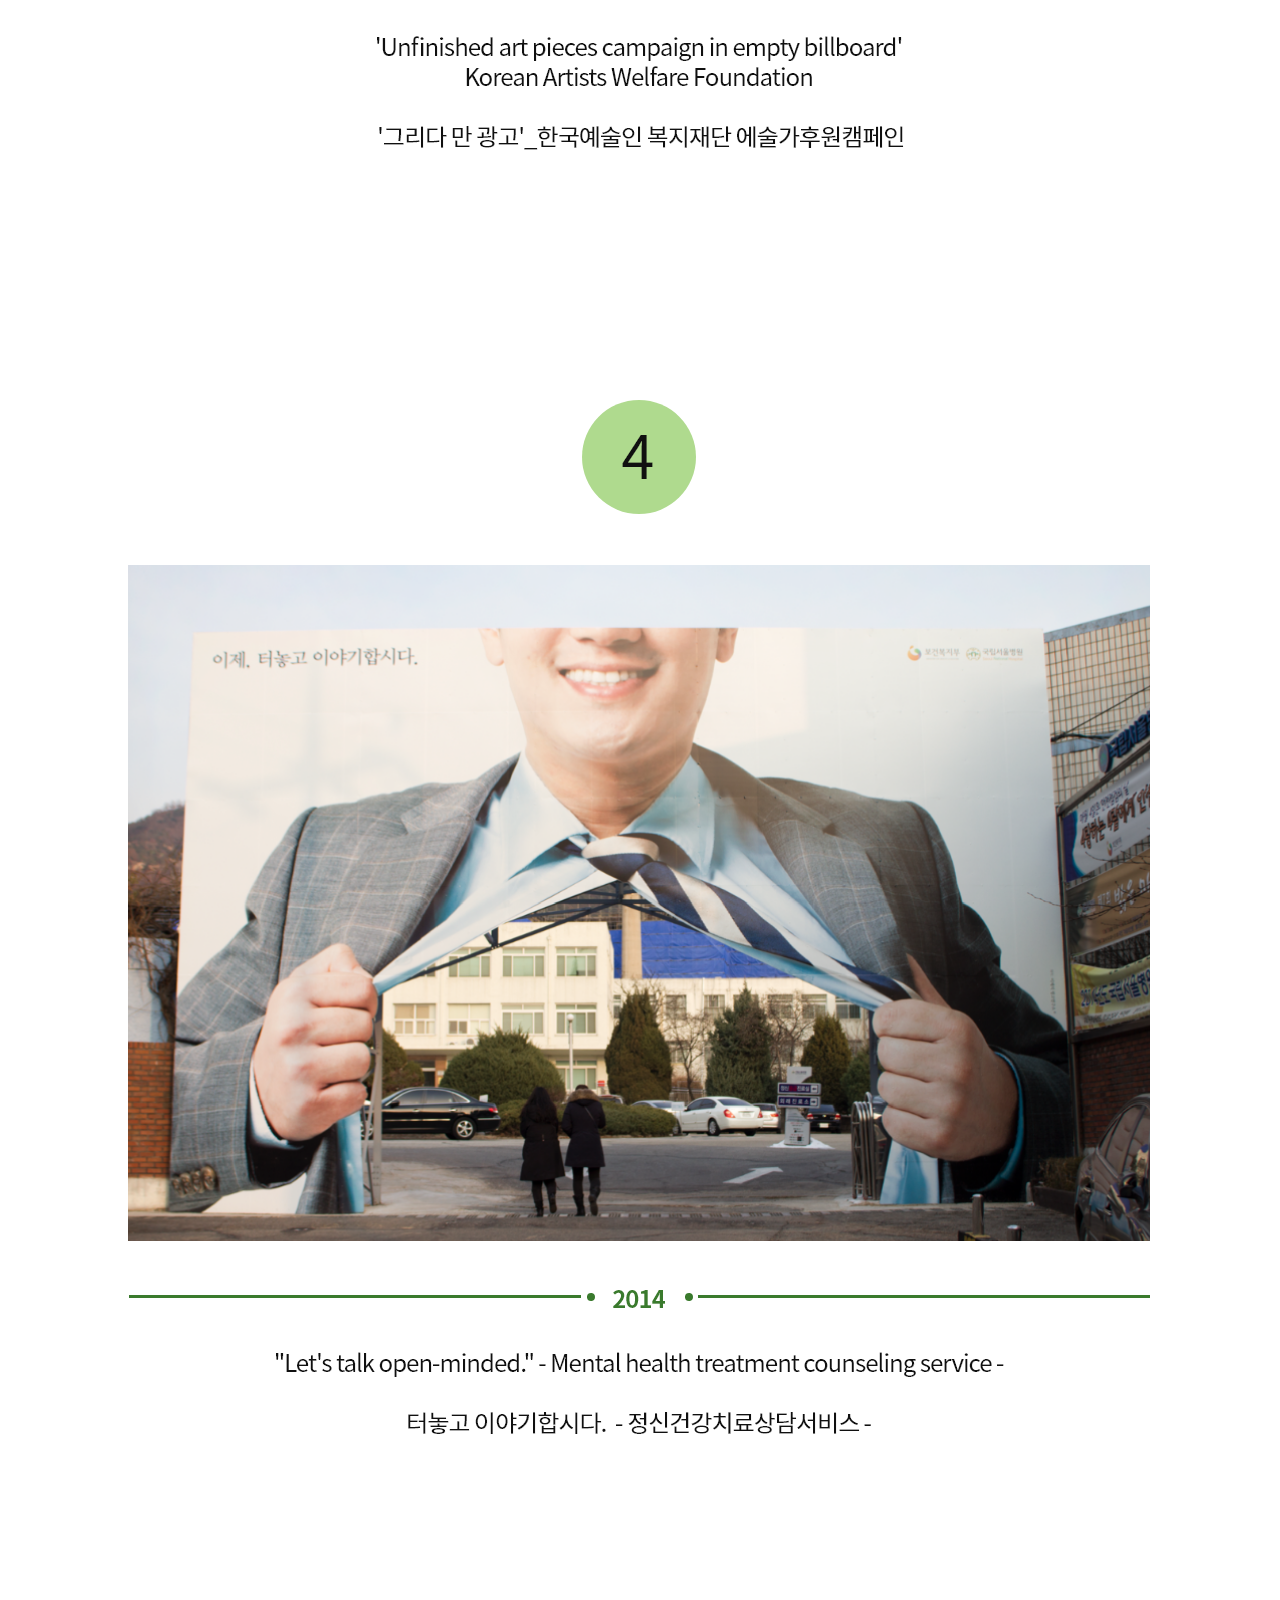
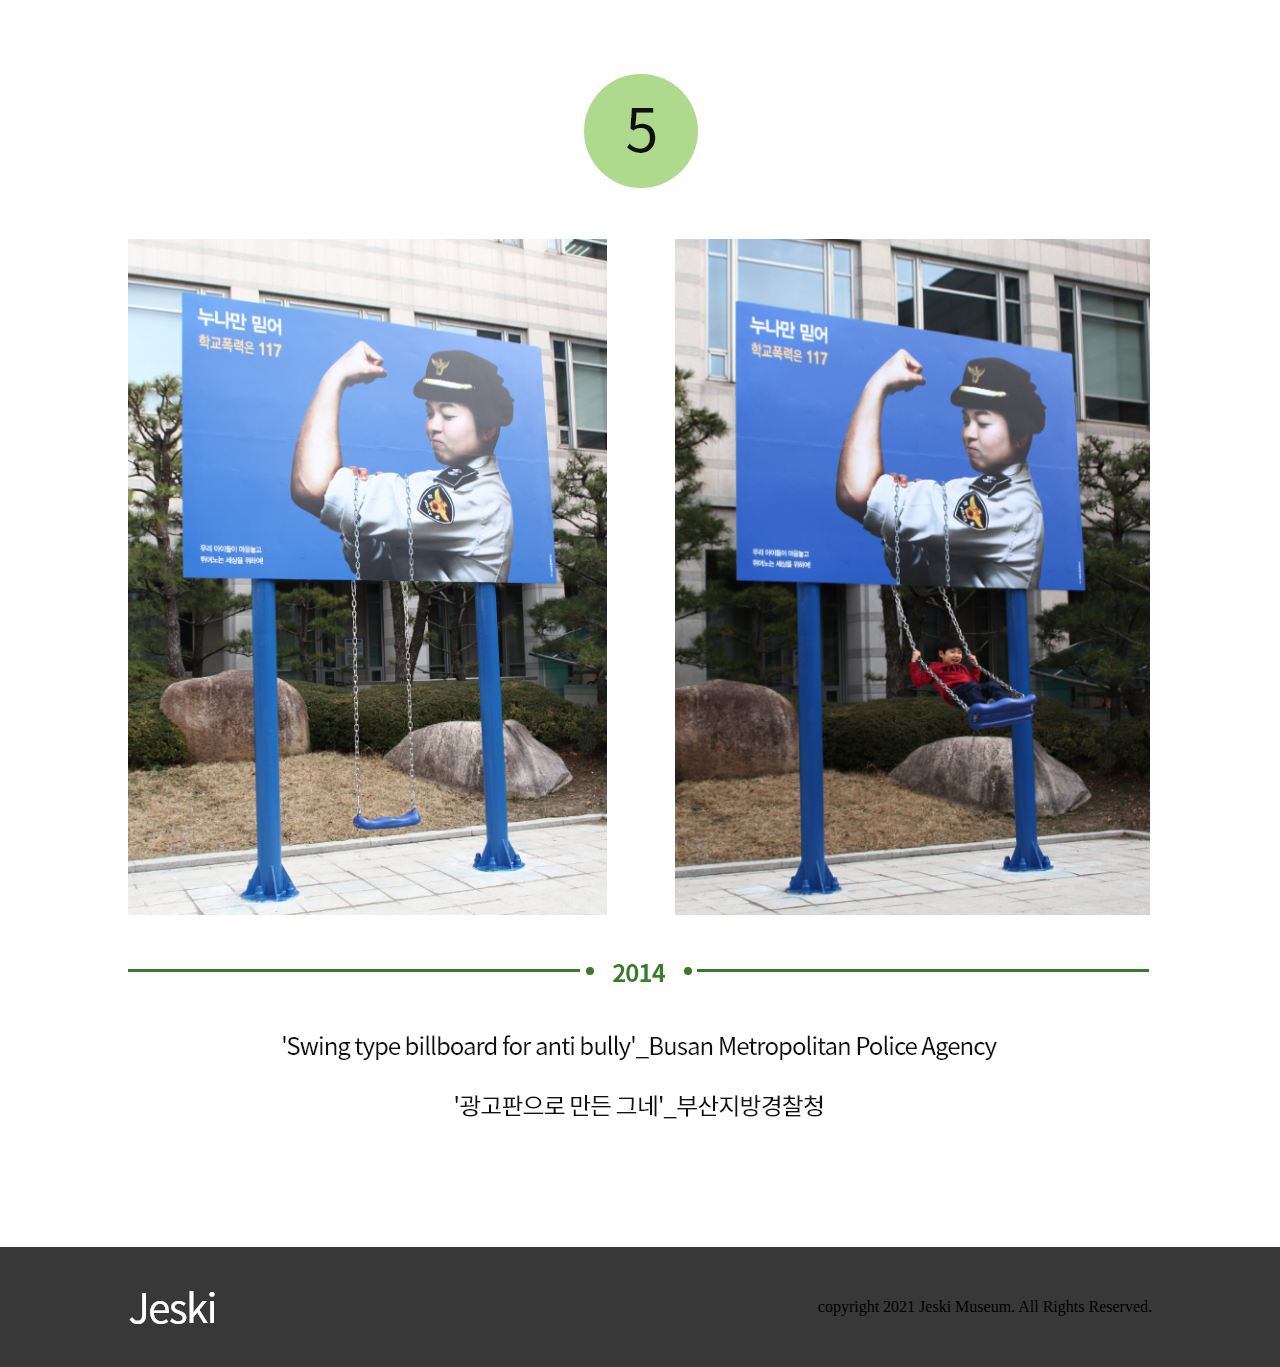
<file: sub03.html>
<!DOCTYPE html>
<html lang="ko" dir="ltr">
  <head>
    <meta charset="utf-8">
    <title>Jeseok Yi Museum</title>
    <link rel="stylesheet" href="master.css">
      </head>
      <body>
        <header>
          <a href="index.html"><img src="img/00_01_logo.png" alt="">
        </header>
        <nav>
          <div class="menu">
           <ul>
            <li><a href="sub01.html">소개</a></li>
            <li><a href="sub02.html">환경그래픽</a></li>
            <li><a href="sub03.html"style="color:#254F00;">맞춤형광고판</a></li>
            <li><a href="sub04.html">설치미술형</a></li>
            <li><a href="sub05.html">인터뷰</a></li>
           </ul>
          </div>
        </nav>
        <section>
          <div class="bg4 sub03_top">
            <img src="img/00_11_bg.png" alt="">
            </div>

            <div class="contents">
            <div class="sub3_dan">
            <div class="dan3_main"><img src="img/sub3_01.png" alt=""></div>
         </div>

        <div class="sub3_dan">
        <div class="dan3_main"><img src="img/sub3_02.png" alt=""></div>
       </div>

      <div class="sub3_dan">
      <div class="dan3_main"><img src="img/sub3_03.png" alt=""></div>
     </div>

     <div class="sub3_dan">
     <div class="dan3_main"><img src="img/sub3_04.png" alt=""></div>
    </div>

    <div class="sub3_dan">
    <div class="dan3_main"><img src="img/sub3_05.png" alt=""></div>
  </div>

        </section>
        <footer>
        <div class="f_wrap">
          <div class="f_left">
           <img src="img/00_01_logo.png" alt="">
         </div>
            <div class="f_reft">
              copyright 2021 Jeski Museum. All Rights Reserved.
        </footer>
      </body>
      </html>
</file>
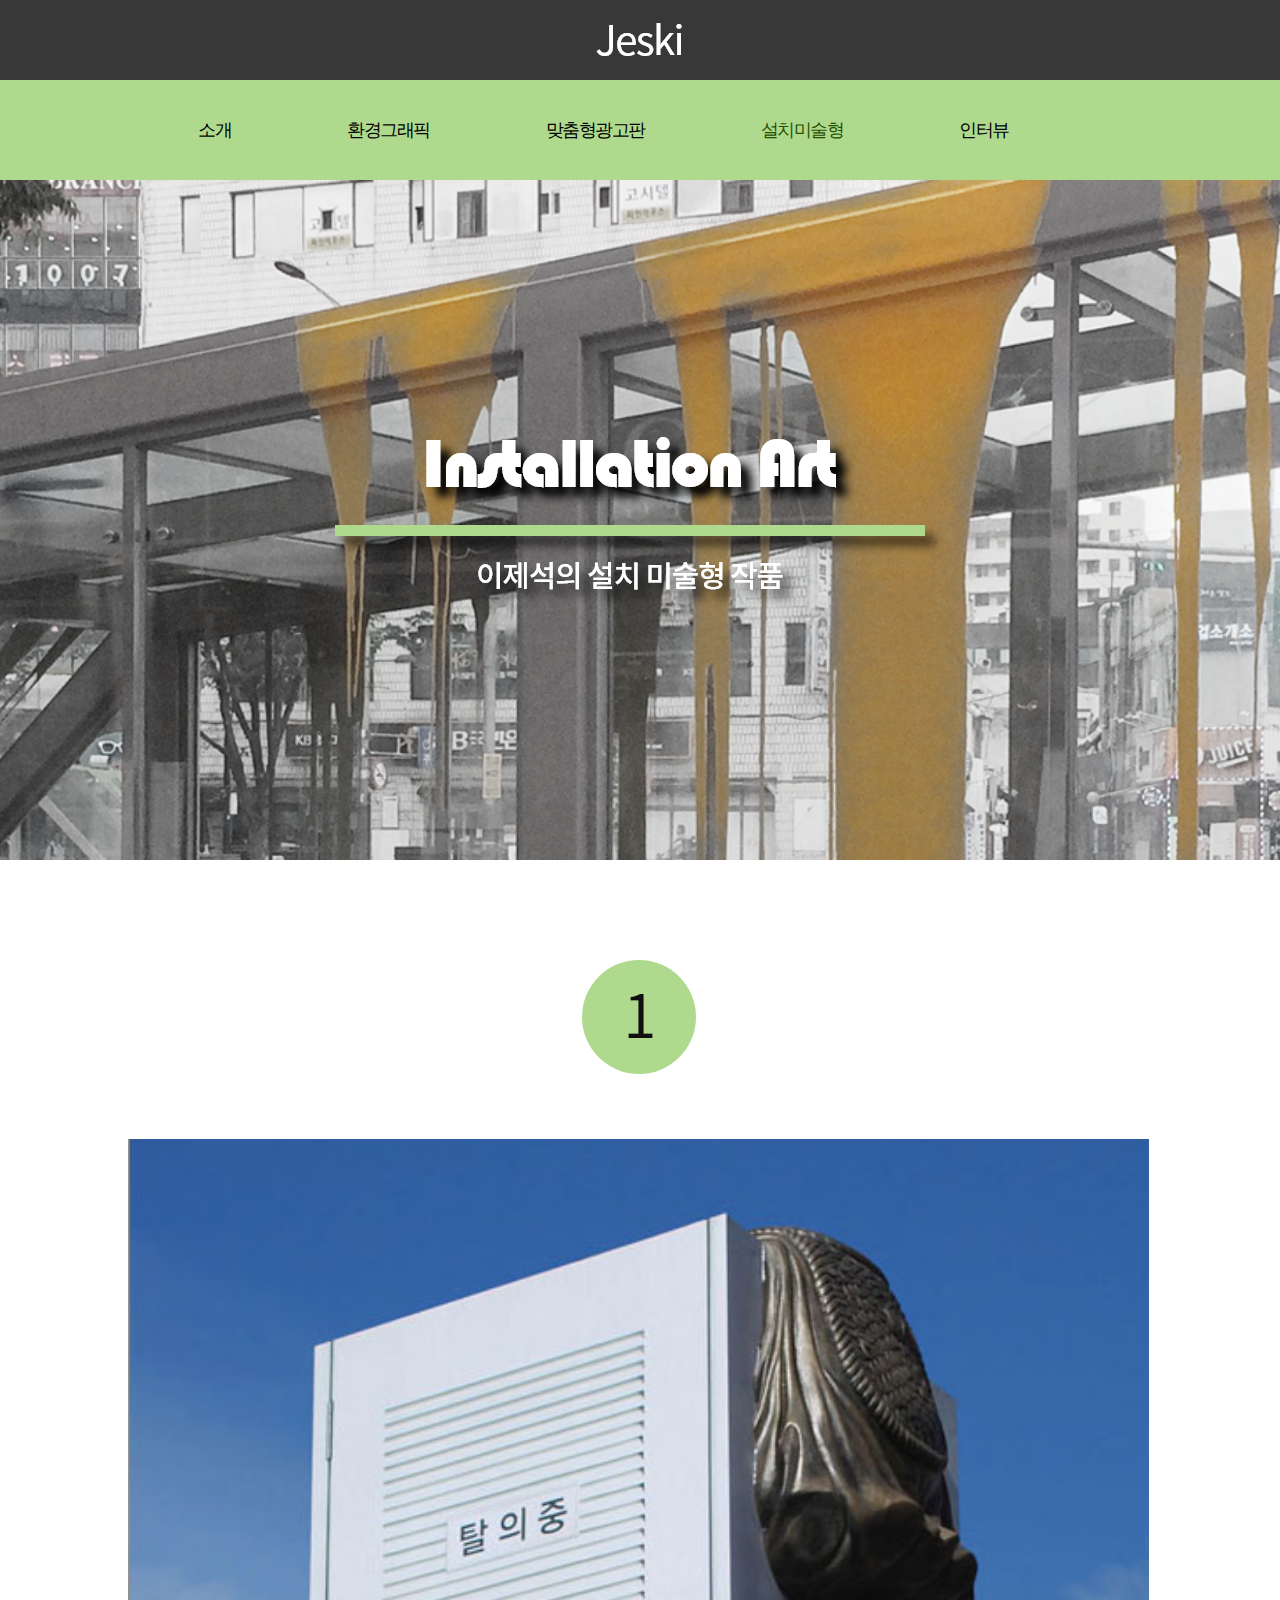
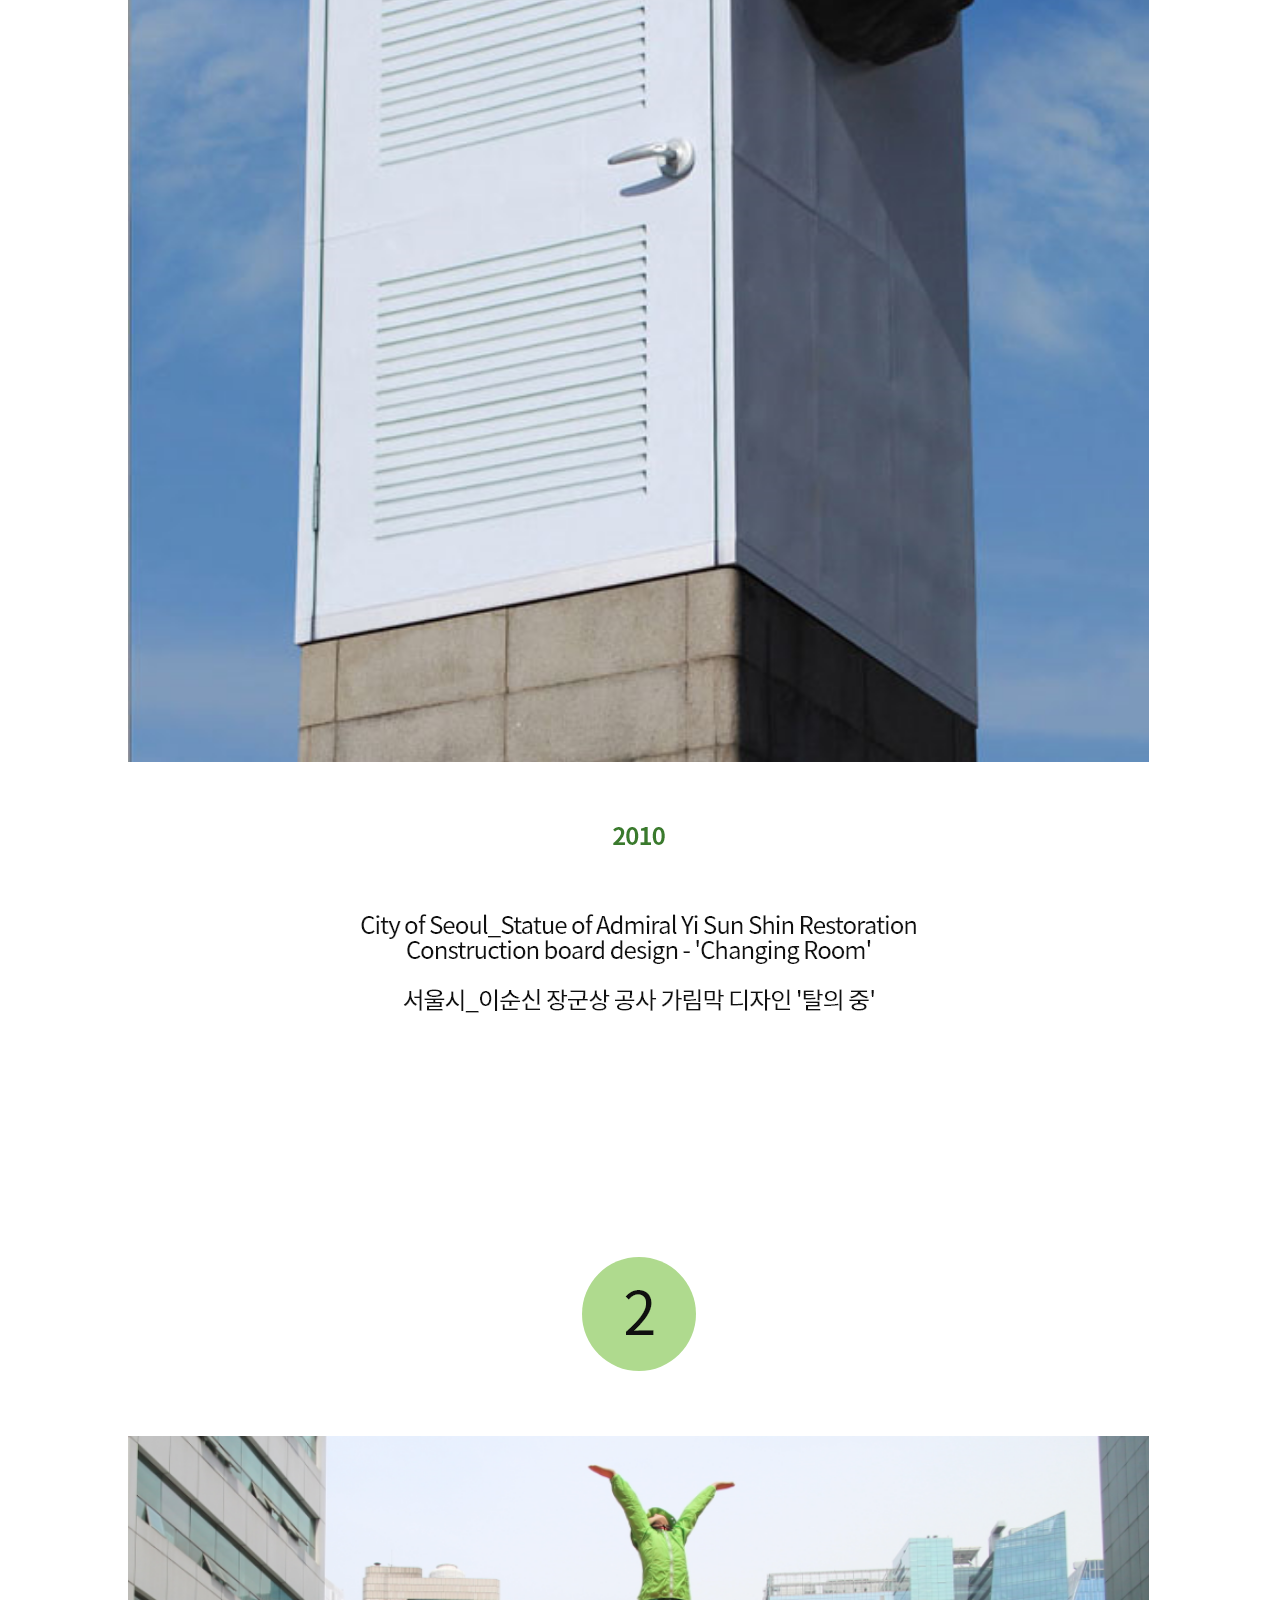
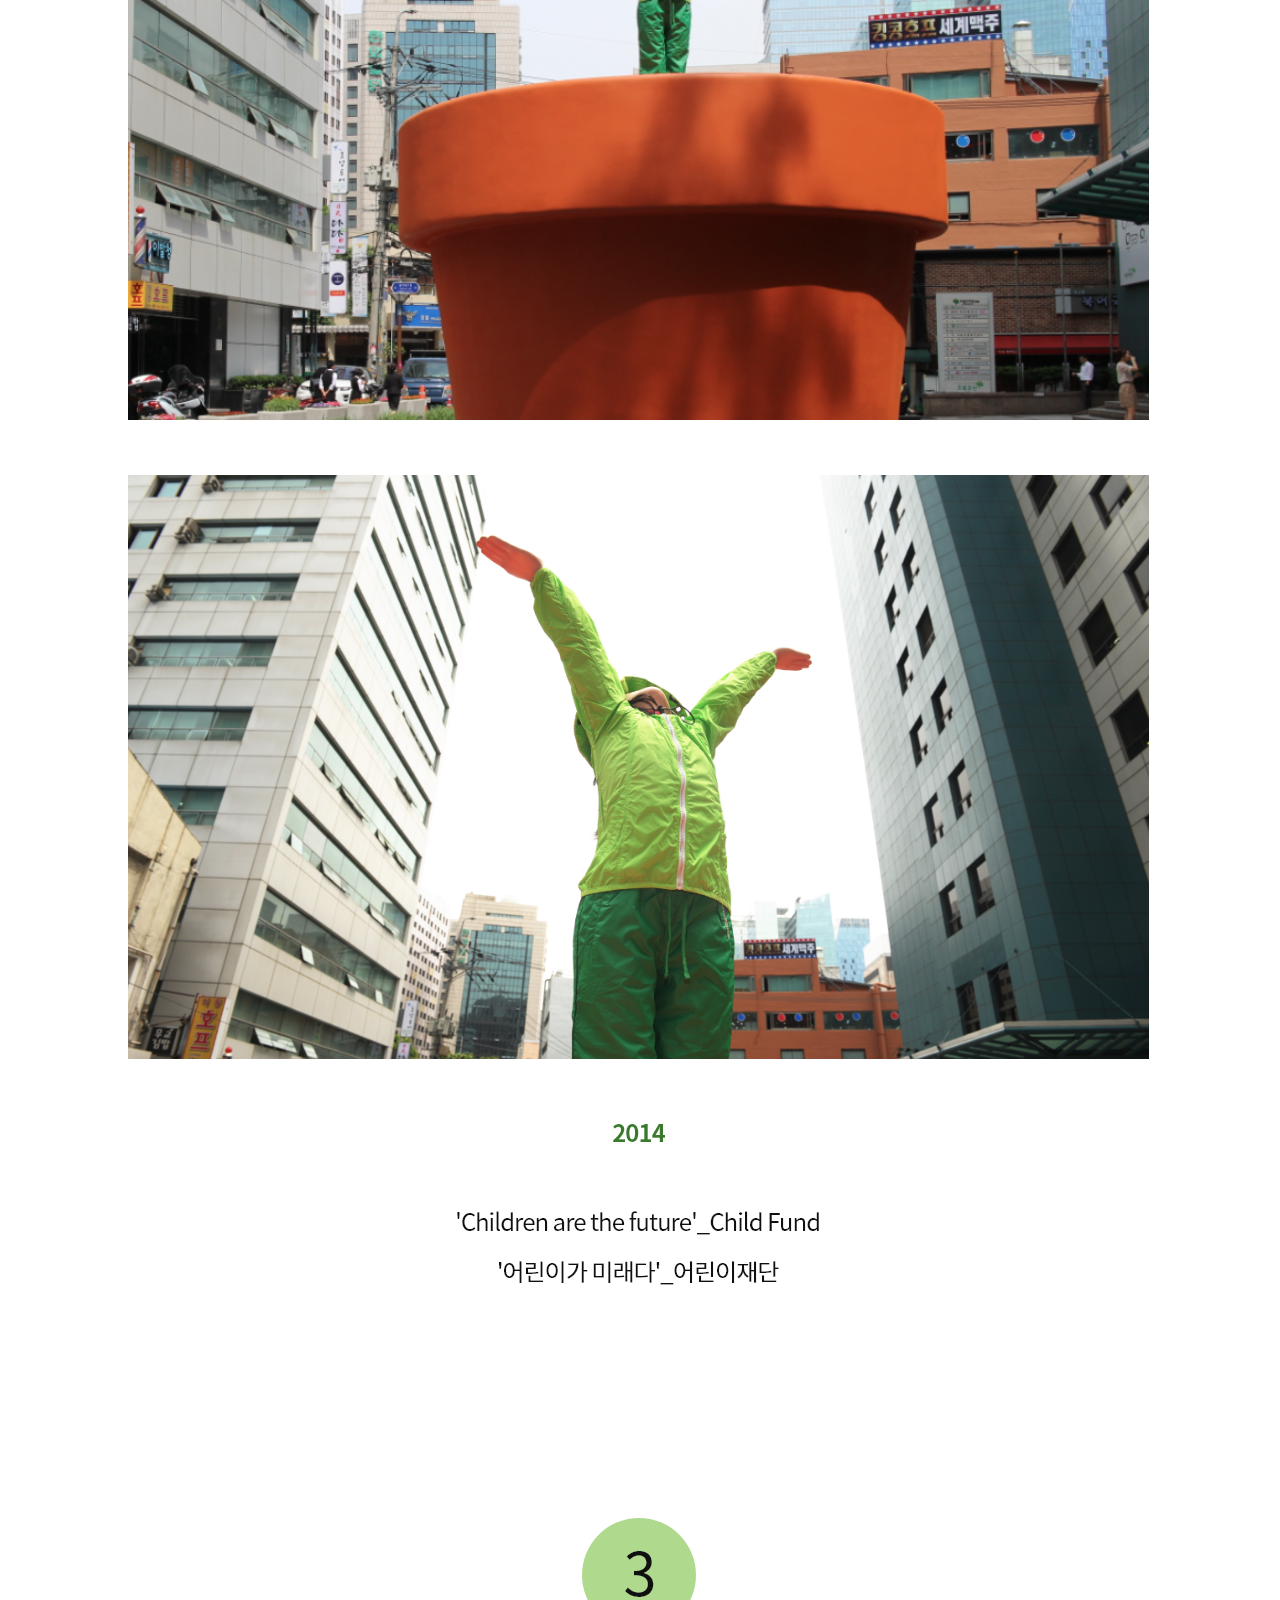
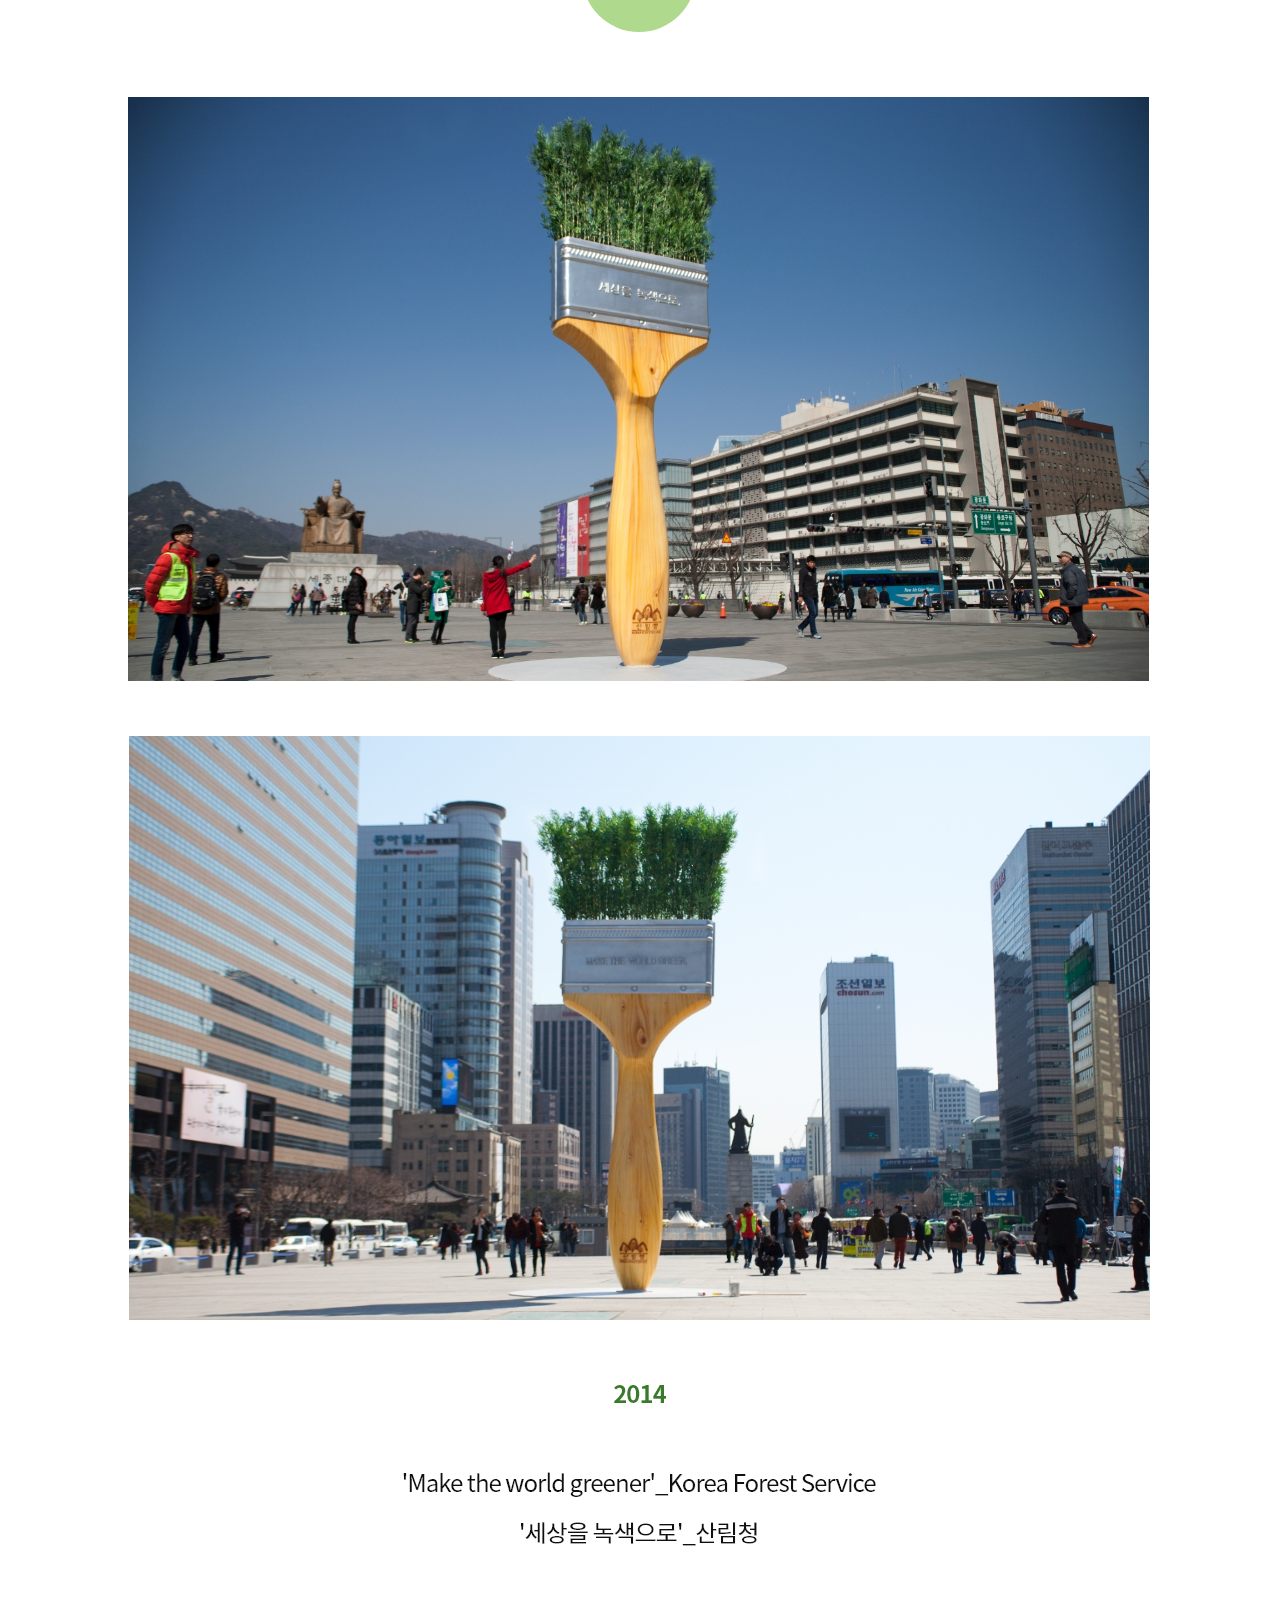
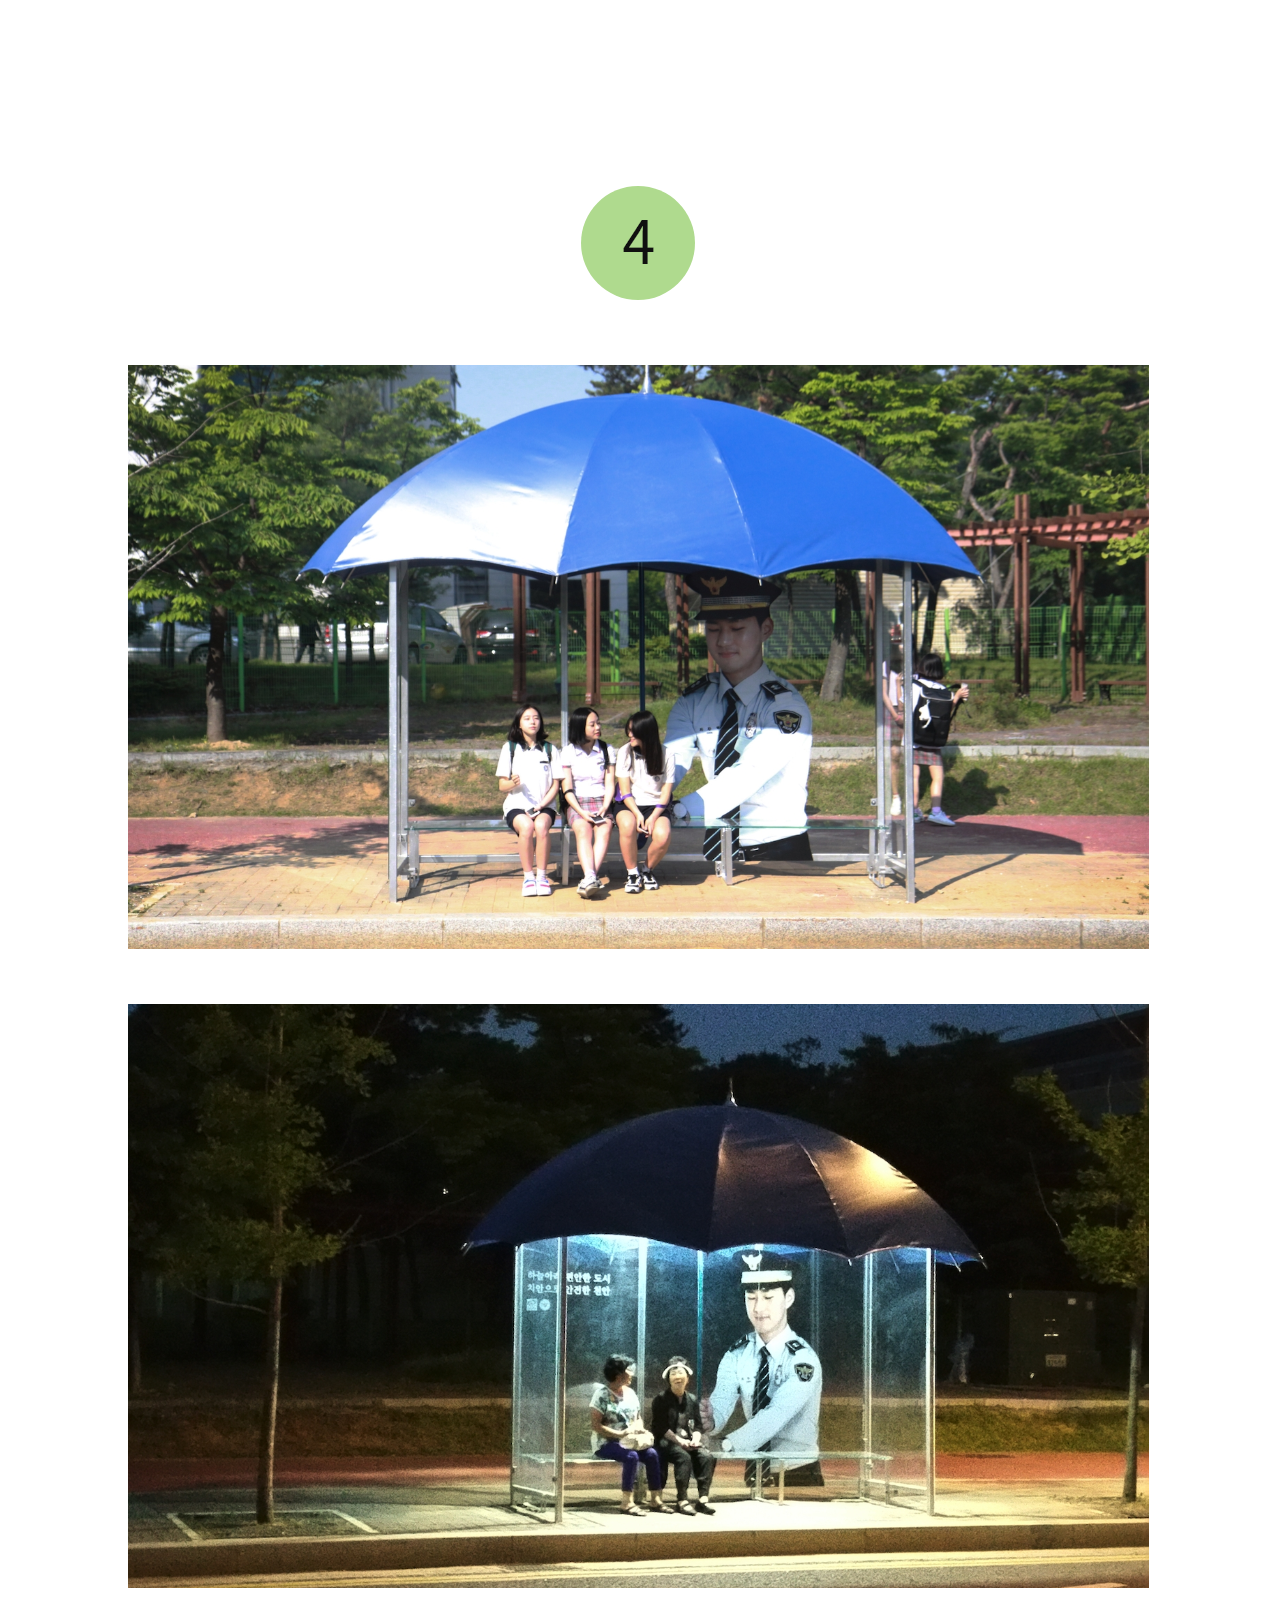
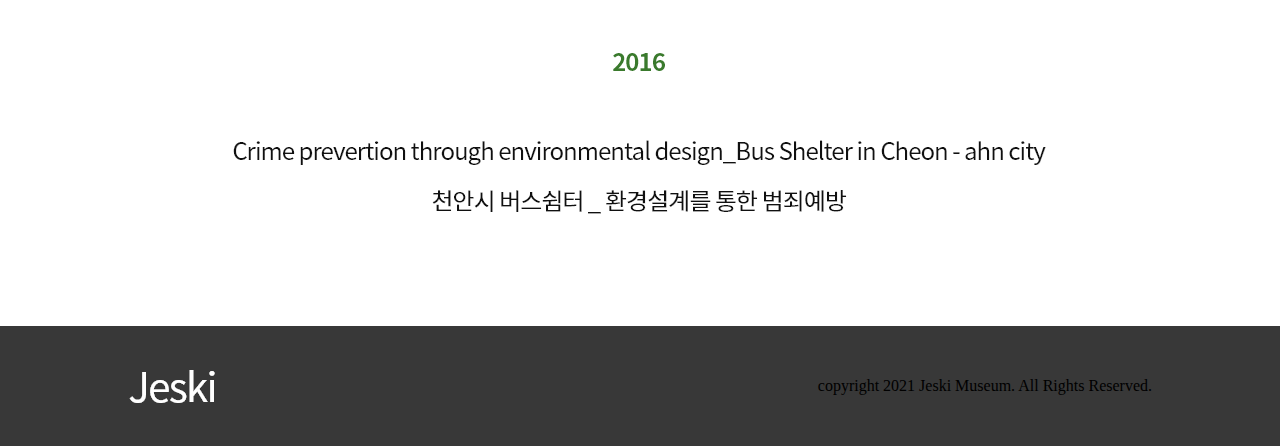
<file: sub04.html>
<!DOCTYPE html>
<html lang="ko" dir="ltr">
  <head>
    <meta charset="utf-8">
    <title>Jeseok Yi Museum</title>
    <link rel="stylesheet" href="master.css">
      </head>
      <body>
        <header>
          <a href="index.html"><img src="img/00_01_logo.png" alt="">
        </header>
        <nav>
          <div class="menu">
           <ul>
            <li><a href="sub01.html">소개</a></li>
            <li><a href="sub02.html">환경그래픽</a></li>
            <li><a href="sub03.html">맞춤형광고판</a></li>
            <li><a href="sub04.html"style="color:#254F00;">설치미술형</a></li>
            <li><a href="sub05.html">인터뷰</a></li>
           </ul>
          </div>
        </nav>
        <section>
          <div class="bg5 sub04_top">
            <img src="img/00_12_bg.png" alt="">
            </div>

            <div class="contents">
            <div class="sub4_dan">
            <div class="dan4_main"><img src="img/sub4_02.png" alt=""></div>
        </div>

        <div class="sub4_dan">
        <div class="dan4_main"><img src="img/sub4_03.png" alt=""></div>
    </div>

    <div class="sub4_dan">
    <div class="dan4_main"><img src="img/sub4_04.png" alt=""></div>
</div>

<div class="sub4_dan">
<div class="dan4_main"><img src="img/sub4_05.png" alt=""></div>
</div>

</section>
<footer>
<div class="f_wrap">
  <div class="f_left">
   <img src="img/00_01_logo.png" alt="">
 </div>
    <div class="f_reft">
      copyright 2021 Jeski Museum. All Rights Reserved.
</footer>
</body>
</html>
</file>
<file: master.css>
*{margin: 0;padding: 0;text-decoration: none;list-style: none;}
header{
  position: relative;
  width: 100%;
  height: 80px;
  background-color: #383838;
  display: flex;
  justify-content: center;
  align-items: center;
  z-index: 999;
}
nav{
  position: relative;
  width: 100%;
  height: 100px;
  background-color: #AFDA8E;
  display: flex;
  justify-content: center;
  align-items: center;
  z-index: 999;
}

.menu{
  width: 1000px;
  display: flex;
  align-items: center;
}

nav > .menu > ul{}
nav > .menu > ul > li{
  float: left;
  margin: 0px 58px;
  font-family: 'Note Sans KR', sans-serif;
  font-size: 18px;
  font-weight: 550;
  letter-spacing: -1.5px
}
nav > .menu > ul > li > a{color: black;}
nav > .menu > ul > li > a:hover{color: #254F00;}

section{position: relative;z-index: 999;}
.bg1{
  width: 100%;
  height: 750px;
  background-size: cover;
  background-position: center;
  background-attachment: fixed;
}
.bg2{
  width: 100%;
  height: 680px;
  background-size: cover;
  background-position: center;
  background-attachment: fixed;
}
.bg3{
  width: 100%;
  height: 680px;
  background-size: cover;
  background-position: center;
  background-attachment: fixed;
  position: relative;
  z-index: 999;
}
.bg4{
  width: 100%;
  height: 680px;
  background-size: cover;
  background-position: center;
  background-attachment: fixed;
}
.bg5{
  width: 100%;
  height: 680px;
  background-size: cover;
  background-position: center;
  background-attachment: fixed;
}
.bg6{
  width: 100%;
  height: 680px;
  background-size: cover;
  background-position: center;
  background-attachment: fixed;
}

.bg1{background-image: url('img/00_02_bg.png');}
.bg2{background-image: url('img/00_03_bg.png');}
.bg3{background-image: url('img/00_04_bg.png');}
.bg4{background-image: url('img/00_05_bg.png');}
.bg5{background-image: url('img/00_06_bg.png');}
.bg6{background-image: url('img/00_07_bg.png');}

.bg_ext{display: flex;justify-content: center;align-items: center;}

.tit1{
  display: inline-block;
  position: relative;
  left: 30%;
  top: 50%;
  transform: translateX(-50%) translateY(-50%);}

footer{position: relative;width: 100%;height: 120px;background-color:
#383838;display: flex;justify-content: center;align-items: center;z-index: }
.f_wrap{width: 1024px;height: 40px;border: 0px solid red;display:
flex;justify-content: space-between;align-items: center;}
.f_left{display: inline-block;width: 200px;height: 60px;border:
0px solid blue;}
.f_right{display: inline-block;width: 400px;height: 40px:border:0px solid blue;
font-family: 'Note Sans KR', sans-serif;
font-size: 18px;
font-weight: 200;
letter-spacing: -1.5px;color: #CECECE;text-align: right;}

.bt{transform: scale(1.0);transition: 0.5;}
.bt:hover{transform: scale(1.1);transition: 0.5;}

/*서브1 페이지*/
.sub01_top{width: 100%;height: 680px;background-position:
center;background-size: cover;display: flex;justify-content:
center;align-items: center;}
.sub01_cont{width: 100%;height: 1800px;display:flex;
justify-content: center;background-image: url('img/01_01.png');background-size: cover;}
.sub1_cont_wrap{width:642px; margin: 0 auto; padding: 100px 0px;border: 0px solid red;}



footer{width: 100%;height: 120px;background-color:
#383838;display: flex;justify-content: center;align-items: center;}
.f_wrap{width: 1024px;height: 40px;border: 0px solid red;display:
flex;justify-content: space-between;align-items: center;}
.f_left{display: inline-block;width: 200px;height: 60px;border:
0px solid blue;}
.f_right{display: inline-block;width: 400px;height: 40px:border:0px solid blue;
font-family: 'Note Sans KR', sans-serif;
font-size: 18px;
font-weight: 200;
letter-spacing: -1.5px;color: #CECECE;text-align: right;}





/*서브2 페이지*/
.sub02_top{width: 100%;height: 680px;background-position:
center;background-size: cover;display: flex;justify-content:
center;align-items: center;}
.sub02_cont{width: 100%;height: 7138px;}

.sub2_dan .dan2_main {width: 1024px; margin: 0 auto; padding: 110px 0px;border: 0px solid red;}

.line_wrap{position: fixed;width: 100%;height: 100%;display: flex;justify-content: center;z-index: 0;}
.line{position: absolute;width: 10px;background-color: #AFDA8E; height: 100%;}


footer{width: 100%;height: 120px;background-color:
#383838;display: flex;justify-content: center;align-items: center;}
.f_wrap{width: 1024px;height: 40px;border: 0px solid red;display:
flex;justify-content: space-between;align-items: center;}
.f_left{display: inline-block;width: 200px;height: 60px;border:
0px solid blue;}
.f_right{display: inline-block;width: 400px;height: 40px:border:0px solid blue;
font-family: 'Note Sans KR', sans-serif;
font-size: 18px;
font-weight: 200;
letter-spacing: -1.5px;color: #CECECE;text-align: right;}






/*서브3 페이지*/
.sub03_top{width: 100%;height: 680px;background-position:
center;background-size: cover;display: flex;justify-content:
center;align-items: center;}
.sub03_cont{width: 100%;height: 8214px;display:flex;
justify-content: center;}
.sub03_cont_wrap{width: 100%;height: 8214px;border: 0px solid red;}
.sub3_dan {width:100%;  overflow: hidden;  background: #fff;border: 0px solid blue; display: flex;justify-content: center;}
.sub3_dan .dan3_main {width: 1024px; margin: 0 auto; padding: 100px 0px;border: 0px solid red;}


footer{width: 100%;height: 120px;background-color:
#383838;display: flex;justify-content: center;align-items: center;}
.f_wrap{width: 1024px;height: 40px;border: 0px solid red;display:
flex;justify-content: space-between;align-items: center;}
.f_left{display: inline-block;width: 200px;height: 60px;border:
0px solid blue;}
.f_right{display: inline-block;width: 400px;height: 40px:border:0px solid blue;
font-family: 'Note Sans KR', sans-serif;
font-size: 18px;
font-weight: 200;
letter-spacing: -1.5px;color: #CECECE;text-align: right;}

/*서브4 페이지*/
.sub04_top{width: 100%;height: 680px;background-position:
center;background-size: cover;display: flex;justify-content:
center;align-items: center;}
.sub04_cont{width: 100%;height: 7840px;display:flex;
justify-content: center;}
.sub04_cont_wrap{width: 100%;height: 7840px;border: 0px solid red;
background-image: url('img/sub4_01.png'); background-repeat: no-repeat;}
.sub4_dan {width:100%;  overflow: hidden;  background: #fff;border: 0px solid blue; display: flex;justify-content: center;}
.sub4_dan .dan4_main {width: 1024px; margin: 0 auto; padding: 100px 0px;border: 0px solid red;}



footer{width: 100%;height: 120px;background-color:
#383838;display: flex;justify-content: center;align-items: center;}
.f_wrap{width: 1024px;height: 40px;border: 0px solid red;display:
flex;justify-content: space-between;align-items: center;}
.f_left{display: inline-block;width: 200px;height: 60px;border:
0px solid blue;}
.f_right{display: inline-block;width: 400px;height: 40px:border:0px solid blue;
font-family: 'Note Sans KR', sans-serif;
font-size: 18px;
font-weight: 200;
letter-spacing: -1.5px;color: #CECECE;text-align: right;}

/*서브5 페이지*/
.sub05_top{width: 100%;height: 680px;background-position:
center;background-size: cover;display: flex;justify-content:
center;align-items: center;}
.sub05_cont{width: 100%;height: 6038px;display:flex;
justify-content: center;}
.sub05_cont_wrap{width: 100%;height: 6038px;border: 0px solid red;}
.sub5_dan {width:100%; overflow: hidden; background: #fff;border: 0px solid blue;display: flex;justify-content: center;}
.sub5_dan .dan5_main {width: 1024px; margin: 0 auto; padding: 100px 0px;border: 0px solid red;}



footer{width: 100%;height: 120px;background-color:
#383838;display: flex;justify-content: center;align-items: center;}
.f_wrap{width: 1024px;height: 40px;border: 0px solid red;display:
flex;justify-content: space-between;align-items: center;}
.f_left{display: inline-block;width: 200px;height: 60px;border:
0px solid blue;}
.f_right{display: inline-block;width: 400px;height: 40px:border:0px solid blue;
font-family: 'Note Sans KR', sans-serif;
font-size: 18px;
font-weight: 200;
letter-spacing: -1.5px;color: #CECECE;text-align: right;}
</file>
